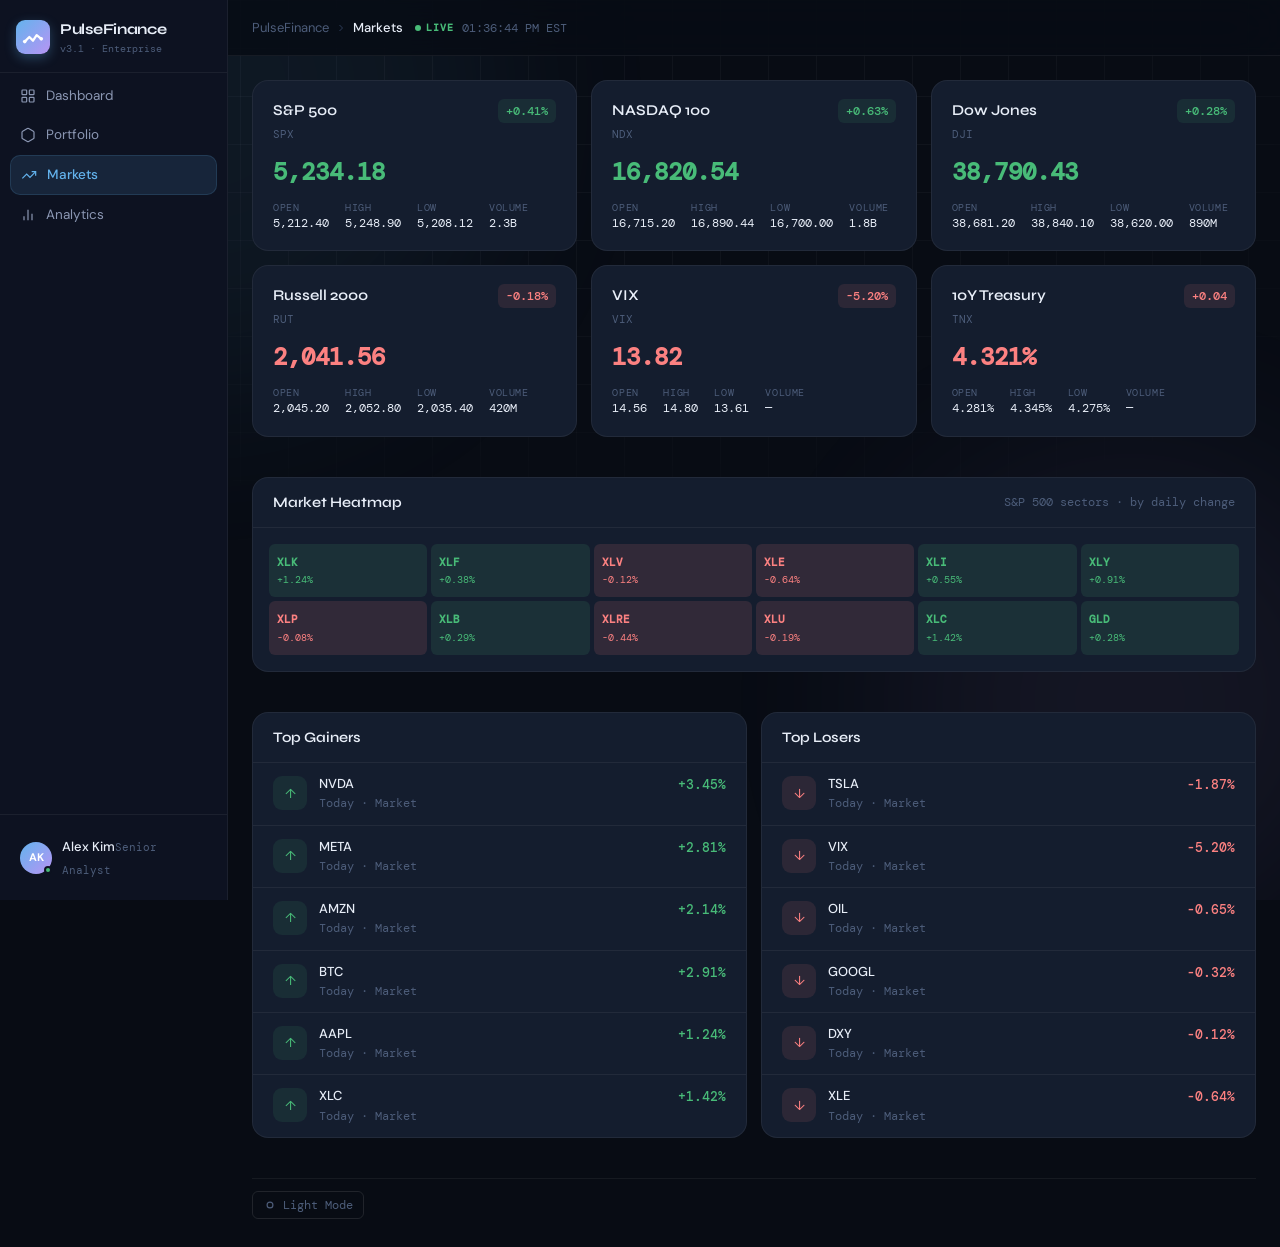
<file: pages/markets.html>
<!DOCTYPE html>
<html lang="en">
<head>
  <meta charset="UTF-8" /><meta name="viewport" content="width=device-width, initial-scale=1.0" />
  <title>Markets — PulseFinance</title>
  <link rel="stylesheet" href="../css/variables.css" />
  <link rel="stylesheet" href="../css/base.css" />
  <link rel="stylesheet" href="../css/layout.css" />
  <link rel="stylesheet" href="../css/components.css" />
  <link rel="stylesheet" href="../css/charts.css" />
  <link rel="stylesheet" href="../css/animations.css" />
  <style>
    @import url('https://fonts.googleapis.com/css2?family=DM+Mono:wght@400;500&family=Syne:wght@400;600;700;800&family=DM+Sans:wght@300;400;500;600&display=swap');
    .market-grid { display: grid; grid-template-columns: repeat(3,1fr); gap:14px; }
    .market-card { background:var(--color-surface); border:1px solid var(--color-border); border-radius:var(--radius-lg); padding:18px 20px; transition:all 0.2s; cursor:default; }
    .market-card:hover { border-color:var(--color-border-2); transform:translateY(-2px); box-shadow:var(--shadow-md); }
    .market-card-name { font-family:var(--font-display); font-size:15px; font-weight:600; margin-bottom:4px; }
    .market-card-sym { font-family:var(--font-mono); font-size:11px; color:var(--color-text-3); }
    .market-card-price { font-family:var(--font-mono); font-size:24px; font-weight:600; margin:12px 0 6px; }
    .market-card-stats { display:flex; gap:16px; flex-wrap:wrap; margin-top:10px; }
    .mcs { font-size:11.5px; font-family:var(--font-mono); }
    .mcs-label { color:var(--color-text-3); display:block; font-size:10px; text-transform:uppercase; letter-spacing:0.6px; }
    .heat-grid { display:grid; grid-template-columns:repeat(6,1fr); gap:4px; }
    .heat-cell { border-radius:6px; padding:10px 8px; cursor:default; transition:all 0.15s; }
    .heat-cell:hover { filter:brightness(1.2); }
    .heat-sym { font-family:var(--font-mono); font-size:11px; font-weight:600; }
    .heat-chg { font-family:var(--font-mono); font-size:10px; margin-top:2px; }
    @media(max-width:1200px){.market-grid{grid-template-columns:1fr 1fr;} .heat-grid{grid-template-columns:repeat(4,1fr);}}
    @media(max-width:700px){.market-grid{grid-template-columns:1fr;} .heat-grid{grid-template-columns:repeat(3,1fr);}}
  </style>
</head>
<body class="theme-dark">
  <div class="bg-grid" aria-hidden="true"></div>
  <div class="bg-orbs" aria-hidden="true"><div class="orb orb-1"></div><div class="orb orb-2"></div></div>
  <aside class="sidebar" id="sidebar">
    <div class="sidebar-brand">
      <div class="brand-icon"><svg width="22" height="22" viewBox="0 0 24 24" fill="none"><path d="M3 17L8 12L12 16L16 10L21 14" stroke="currentColor" stroke-width="2.5" stroke-linecap="round" stroke-linejoin="round"/><circle cx="21" cy="14" r="2" fill="currentColor"/><circle cx="3" cy="17" r="2" fill="currentColor"/></svg></div>
      <div class="brand-text"><span class="brand-name">PulseFinance</span><span class="brand-version">v3.1 · Enterprise</span></div>
    </div>
    <nav class="sidebar-nav">
      <div class="nav-group">
        <a href="../index.html" class="nav-item"><svg width="16" height="16" viewBox="0 0 24 24" fill="none" stroke="currentColor" stroke-width="1.8"><rect x="3" y="3" width="7" height="7" rx="1"/><rect x="14" y="3" width="7" height="7" rx="1"/><rect x="3" y="14" width="7" height="7" rx="1"/><rect x="14" y="14" width="7" height="7" rx="1"/></svg>Dashboard</a>
        <a href="portfolio.html" class="nav-item"><svg width="16" height="16" viewBox="0 0 24 24" fill="none" stroke="currentColor" stroke-width="1.8"><path d="M21 16V8a2 2 0 0 0-1-1.73l-7-4a2 2 0 0 0-2 0l-7 4A2 2 0 0 0 3 8v8a2 2 0 0 0 1 1.73l7 4a2 2 0 0 0 2 0l7-4A2 2 0 0 0 21 16z"/></svg>Portfolio</a>
        <a href="markets.html" class="nav-item active"><svg width="16" height="16" viewBox="0 0 24 24" fill="none" stroke="currentColor" stroke-width="1.8"><polyline points="22 7 13.5 15.5 8.5 10.5 2 17"/><polyline points="16 7 22 7 22 13"/></svg>Markets</a>
        <a href="analytics.html" class="nav-item"><svg width="16" height="16" viewBox="0 0 24 24" fill="none" stroke="currentColor" stroke-width="1.8"><line x1="18" y1="20" x2="18" y2="10"/><line x1="12" y1="20" x2="12" y2="4"/><line x1="6" y1="20" x2="6" y2="14"/></svg>Analytics</a>
      </div>
    </nav>
    <div class="sidebar-footer"><div class="sidebar-user"><div class="user-avatar"><span>AK</span><div class="user-status-dot"></div></div><div class="user-info"><span class="user-name">Alex Kim</span><span class="user-role">Senior Analyst</span></div></div></div>
  </aside>
  <main class="main-content">
    <header class="topbar">
      <div class="topbar-left"><div class="breadcrumb"><span class="breadcrumb-root">PulseFinance</span><svg width="12" height="12" viewBox="0 0 24 24" fill="none" stroke="currentColor" stroke-width="2"><polyline points="9 18 15 12 9 6"/></svg><span class="breadcrumb-current">Markets</span></div></div>
      <div class="topbar-right"><div class="topbar-time"><div class="live-indicator"><span class="live-dot"></span><span>LIVE</span></div><span class="topbar-clock" id="topbarClock">--:--:-- EST</span></div></div>
    </header>
    <div class="page-content">
      <div class="market-grid" style="margin-bottom:20px;" id="marketCards"></div>
      <div class="data-panel" style="margin-bottom:20px;">
        <div class="panel-header"><h2 class="panel-title">Market Heatmap</h2><div class="panel-subtitle">S&P 500 sectors · by daily change</div></div>
        <div style="padding:16px;"><div class="heat-grid" id="heatGrid"></div></div>
      </div>
      <div style="display:grid;grid-template-columns:1fr 1fr;gap:14px;">
        <div class="data-panel">
          <div class="panel-header"><h2 class="panel-title">Top Gainers</h2></div>
          <div id="gainers"></div>
        </div>
        <div class="data-panel">
          <div class="panel-header"><h2 class="panel-title">Top Losers</h2></div>
          <div id="losers"></div>
        </div>
      </div>
      <footer class="dashboard-footer" style="margin-top:20px;"><div class="footer-right"><button class="footer-theme-btn" id="themeToggle"><svg width="14" height="14" viewBox="0 0 24 24" fill="none" stroke="currentColor" stroke-width="2"><circle cx="12" cy="12" r="5"/></svg> Light Mode</button></div></footer>
    </div>
  </main>
  <script src="../js/data.js"></script>
  <script src="../js/ui.js"></script>
  <script>
    const INDICES = [
      {name:'S&P 500',sym:'SPX',price:'5,234.18',chg:'+0.41%',pos:true,open:'5,212.40',high:'5,248.90',low:'5,208.12',vol:'2.3B'},
      {name:'NASDAQ 100',sym:'NDX',price:'16,820.54',chg:'+0.63%',pos:true,open:'16,715.20',high:'16,890.44',low:'16,700.00',vol:'1.8B'},
      {name:'Dow Jones',sym:'DJI',price:'38,790.43',chg:'+0.28%',pos:true,open:'38,681.20',high:'38,840.10',low:'38,620.00',vol:'890M'},
      {name:'Russell 2000',sym:'RUT',price:'2,041.56',chg:'-0.18%',pos:false,open:'2,045.20',high:'2,052.80',low:'2,035.40',vol:'420M'},
      {name:'VIX',sym:'VIX',price:'13.82',chg:'-5.20%',pos:false,open:'14.56',high:'14.80',low:'13.61',vol:'—'},
      {name:'10Y Treasury',sym:'TNX',price:'4.321%',chg:'+0.04',pos:false,open:'4.281%',high:'4.345%',low:'4.275%',vol:'—'},
    ];
    const HEAT = [
      {sym:'XLK',name:'Technology',chg:1.24},{sym:'XLF',name:'Financials',chg:0.38},{sym:'XLV',name:'Healthcare',chg:-0.12},
      {sym:'XLE',name:'Energy',chg:-0.64},{sym:'XLI',name:'Industrial',chg:0.55},{sym:'XLY',name:'Consumer D.',chg:0.91},
      {sym:'XLP',name:'Consumer S.',chg:-0.08},{sym:'XLB',name:'Materials',chg:0.29},{sym:'XLRE',name:'Real Estate',chg:-0.44},
      {sym:'XLU',name:'Utilities',chg:-0.19},{sym:'XLC',name:'Comm. Svcs',chg:1.42},{sym:'GLD',name:'Gold',chg:0.28},
    ];
    const MOVERS = [
      {name:'NVDA',chg:3.45,pos:true},{name:'META',chg:2.81,pos:true},{name:'AMZN',chg:2.14,pos:true},
      {name:'BTC',chg:2.91,pos:true},{name:'AAPL',chg:1.24,pos:true},{name:'XLC',chg:1.42,pos:true},
    ];
    const LOSERS = [
      {name:'TSLA',chg:-1.87,pos:false},{name:'VIX',chg:-5.20,pos:false},{name:'OIL',chg:-0.65,pos:false},
      {name:'GOOGL',chg:-0.32,pos:false},{name:'DXY',chg:-0.12,pos:false},{name:'XLE',chg:-0.64,pos:false},
    ];
    function heatColor(chg) {
      if (chg > 2) return 'background:rgba(72,187,120,0.25);color:#68d391';
      if (chg > 0) return 'background:rgba(72,187,120,0.12);color:#48bb78';
      if (chg < -2) return 'background:rgba(252,129,129,0.25);color:#fc8181';
      return 'background:rgba(252,129,129,0.12);color:#fc8181';
    }
    document.addEventListener('DOMContentLoaded', function() {
      PF.startClock(); PF.initTheme();
      document.getElementById('marketCards').innerHTML = INDICES.map(idx => `
        <div class="market-card">
          <div style="display:flex;justify-content:space-between;align-items:flex-start">
            <div><div class="market-card-name">${idx.name}</div><div class="market-card-sym">${idx.sym}</div></div>
            <span class="change-pill change-pill--${idx.pos?'up':'dn'}">${idx.chg}</span>
          </div>
          <div class="market-card-price" style="color:var(--color-${idx.pos?'green':'red'})">${idx.price}</div>
          <div class="market-card-stats">
            <div class="mcs"><span class="mcs-label">Open</span>${idx.open}</div>
            <div class="mcs"><span class="mcs-label">High</span>${idx.high}</div>
            <div class="mcs"><span class="mcs-label">Low</span>${idx.low}</div>
            <div class="mcs"><span class="mcs-label">Volume</span>${idx.vol}</div>
          </div>
        </div>`).join('');
      document.getElementById('heatGrid').innerHTML = HEAT.map(h => `
        <div class="heat-cell" style="${heatColor(h.chg)}">
          <div class="heat-sym">${h.sym}</div>
          <div class="heat-chg">${h.chg>0?'+':''}${h.chg.toFixed(2)}%</div>
        </div>`).join('');
      ['gainers','losers'].forEach((id, li) => {
        const arr = li===0 ? MOVERS : LOSERS;
        document.getElementById(id).innerHTML = arr.map(m => `
          <div class="activity-item"><div class="activity-icon activity-icon--${m.pos?'buy':'sell'}">${m.pos?'↑':'↓'}</div>
          <div class="activity-body"><div class="activity-title">${m.name}</div><div class="activity-meta">Today · Market</div></div>
          <div class="activity-amount activity-amount--${m.pos?'buy':'sell'}">${m.pos?'+':''}${m.chg.toFixed(2)}%</div></div>`).join('');
      });
    });
  </script>
</body>
</html>
</file>
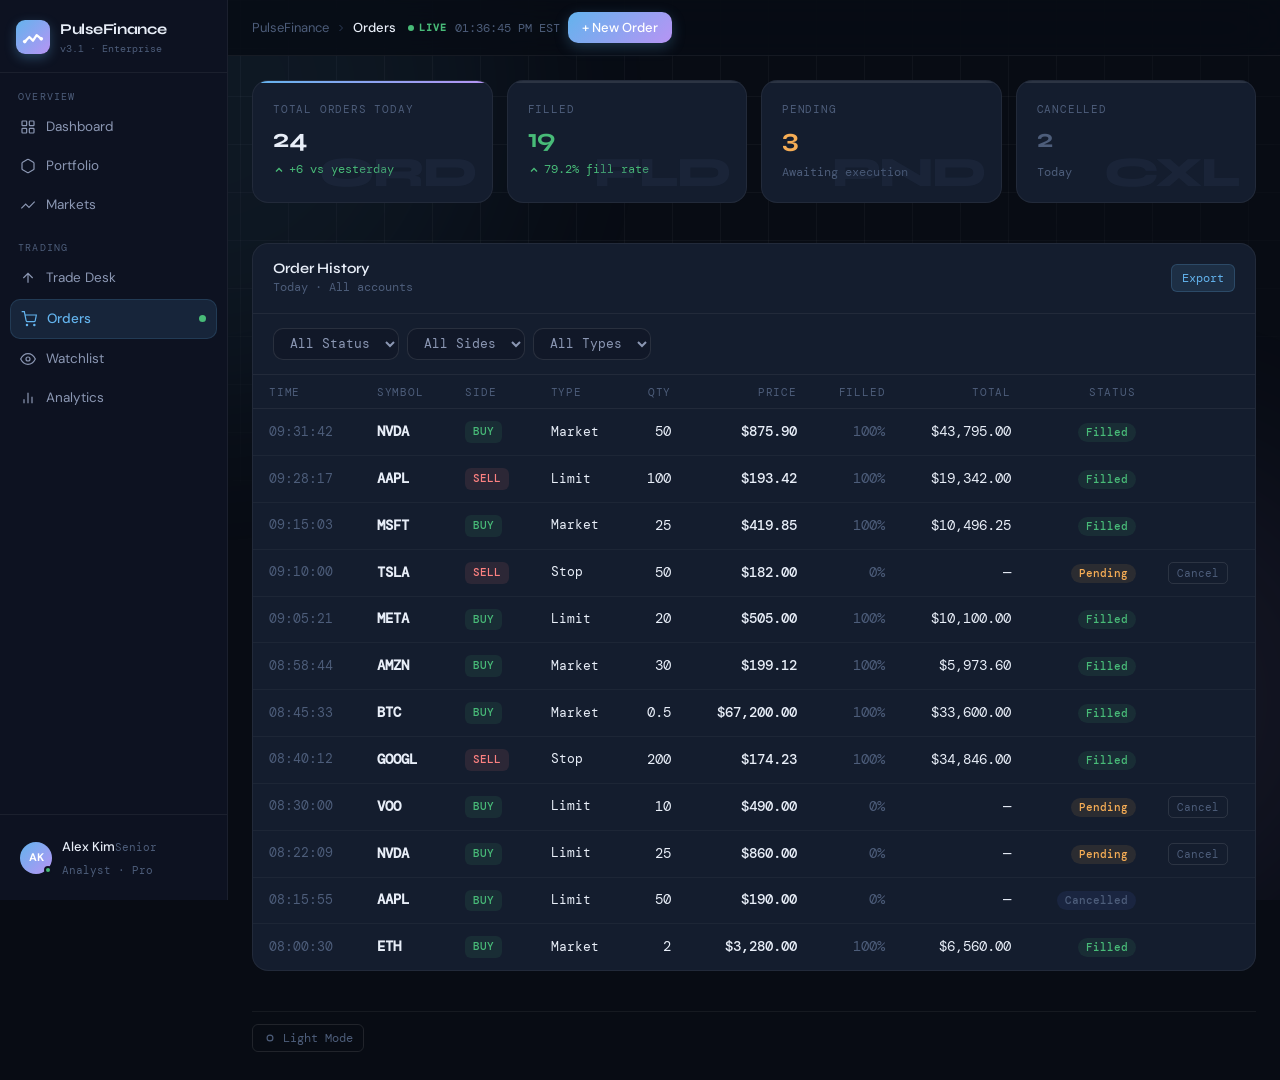
<file: pages/orders.html>
<!DOCTYPE html>
<html lang="en">
<head>
  <meta charset="UTF-8" /><meta name="viewport" content="width=device-width, initial-scale=1.0" />
  <title>Orders — PulseFinance</title>
  <link rel="stylesheet" href="../css/variables.css" />
  <link rel="stylesheet" href="../css/base.css" />
  <link rel="stylesheet" href="../css/layout.css" />
  <link rel="stylesheet" href="../css/components.css" />
  <link rel="stylesheet" href="../css/charts.css" />
  <link rel="stylesheet" href="../css/animations.css" />
  <style>
    @import url('https://fonts.googleapis.com/css2?family=DM+Mono:wght@400;500&family=Syne:wght@400;600;700;800&family=DM+Sans:wght@300;400;500;600&display=swap');
    .order-status { font-size:10.5px;font-family:var(--font-mono);padding:3px 8px;border-radius:var(--radius-full);font-weight:500; }
    .status--filled { background:var(--color-green-dim);color:var(--color-green); }
    .status--pending { background:var(--color-amber-dim);color:var(--color-amber); }
    .status--cancelled { background:var(--color-surface-2);color:var(--color-text-3); }
    .status--partial { background:var(--color-accent-dim);color:var(--color-accent); }
    .cancel-btn { font-size:11px;font-family:var(--font-mono);padding:3px 8px;border-radius:5px;border:1px solid var(--color-border-2);color:var(--color-text-3);transition:all 0.15s; }
    .cancel-btn:hover { background:var(--color-red-dim);color:var(--color-red);border-color:rgba(252,129,129,0.3); }
    .filter-row { display:flex;gap:8px;align-items:center;padding:14px 20px;border-bottom:1px solid var(--color-border);flex-wrap:wrap; }
    .filter-select { background:var(--color-bg-3);border:1px solid var(--color-border-2);border-radius:var(--radius-md);padding:6px 12px;font-size:12.5px;font-family:var(--font-mono);color:var(--color-text-2);outline:none; }
    .filter-select:focus { border-color:var(--color-accent); }
  </style>
</head>
<body class="theme-dark">
  <div class="bg-grid" aria-hidden="true"></div>
  <div class="bg-orbs" aria-hidden="true"><div class="orb orb-1"></div><div class="orb orb-2"></div></div>
  <aside class="sidebar" id="sidebar">
    <div class="sidebar-brand">
      <div class="brand-icon"><svg width="22" height="22" viewBox="0 0 24 24" fill="none"><path d="M3 17L8 12L12 16L16 10L21 14" stroke="currentColor" stroke-width="2.5" stroke-linecap="round" stroke-linejoin="round"/><circle cx="21" cy="14" r="2" fill="currentColor"/><circle cx="3" cy="17" r="2" fill="currentColor"/></svg></div>
      <div class="brand-text"><span class="brand-name">PulseFinance</span><span class="brand-version">v3.1 · Enterprise</span></div>
    </div>
    <nav class="sidebar-nav">
      <div class="nav-group">
        <span class="nav-group-label">Overview</span>
        <a href="../index.html" class="nav-item"><svg width="16" height="16" viewBox="0 0 24 24" fill="none" stroke="currentColor" stroke-width="1.8"><rect x="3" y="3" width="7" height="7" rx="1"/><rect x="14" y="3" width="7" height="7" rx="1"/><rect x="3" y="14" width="7" height="7" rx="1"/><rect x="14" y="14" width="7" height="7" rx="1"/></svg>Dashboard</a>
        <a href="portfolio.html" class="nav-item"><svg width="16" height="16" viewBox="0 0 24 24" fill="none" stroke="currentColor" stroke-width="1.8"><path d="M21 16V8a2 2 0 0 0-1-1.73l-7-4a2 2 0 0 0-2 0l-7 4A2 2 0 0 0 3 8v8a2 2 0 0 0 1 1.73l7 4a2 2 0 0 0 2 0l7-4A2 2 0 0 0 21 16z"/></svg>Portfolio</a>
        <a href="markets.html" class="nav-item"><svg width="16" height="16" viewBox="0 0 24 24" fill="none" stroke="currentColor" stroke-width="1.8"><polyline points="22 7 13.5 15.5 8.5 10.5 2 17"/></svg>Markets</a>
      </div>
      <div class="nav-group">
        <span class="nav-group-label">Trading</span>
        <a href="trading.html" class="nav-item"><svg width="16" height="16" viewBox="0 0 24 24" fill="none" stroke="currentColor" stroke-width="1.8"><path d="M12 5v14M5 12l7-7 7 7"/></svg>Trade Desk</a>
        <a href="orders.html" class="nav-item active"><svg width="16" height="16" viewBox="0 0 24 24" fill="none" stroke="currentColor" stroke-width="1.8"><circle cx="9" cy="21" r="1"/><circle cx="20" cy="21" r="1"/><path d="M1 1h4l2.68 13.39a2 2 0 0 0 2 1.61h9.72a2 2 0 0 0 2-1.61L23 6H6"/></svg>Orders<span class="nav-dot nav-dot--pulse"></span></a>
        <a href="watchlist.html" class="nav-item"><svg width="16" height="16" viewBox="0 0 24 24" fill="none" stroke="currentColor" stroke-width="1.8"><path d="M1 12s4-8 11-8 11 8 11 8-4 8-11 8-11-8-11-8z"/><circle cx="12" cy="12" r="3"/></svg>Watchlist</a>
        <a href="analytics.html" class="nav-item"><svg width="16" height="16" viewBox="0 0 24 24" fill="none" stroke="currentColor" stroke-width="1.8"><line x1="18" y1="20" x2="18" y2="10"/><line x1="12" y1="20" x2="12" y2="4"/><line x1="6" y1="20" x2="6" y2="14"/></svg>Analytics</a>
      </div>
    </nav>
    <div class="sidebar-footer"><div class="sidebar-user"><div class="user-avatar"><span>AK</span><div class="user-status-dot"></div></div><div class="user-info"><span class="user-name">Alex Kim</span><span class="user-role">Senior Analyst · Pro</span></div></div></div>
  </aside>
  <main class="main-content">
    <header class="topbar">
      <div class="topbar-left"><div class="breadcrumb"><span class="breadcrumb-root">PulseFinance</span><svg width="12" height="12" viewBox="0 0 24 24" fill="none" stroke="currentColor" stroke-width="2"><polyline points="9 18 15 12 9 6"/></svg><span class="breadcrumb-current">Orders</span></div></div>
      <div class="topbar-right"><div class="topbar-time"><div class="live-indicator"><span class="live-dot"></span><span>LIVE</span></div><span class="topbar-clock" id="topbarClock">--:--:-- EST</span></div><button class="topbar-btn topbar-btn--primary" onclick="window.location.href='trading.html'">+ New Order</button></div>
    </header>
    <div class="page-content">
      <div style="display:grid;grid-template-columns:repeat(4,1fr);gap:14px;margin-bottom:20px;">
        <div class="metric-hero-card metric-hero-card--primary"><div class="metric-hero-label">Total Orders Today</div><div class="metric-hero-value">24</div><div class="metric-hero-change metric-hero-change--up"><svg width="12" height="12" viewBox="0 0 24 24" fill="none" stroke="currentColor" stroke-width="2.5"><polyline points="18 15 12 9 6 15"/></svg> +6 vs yesterday</div><div class="metric-hero-bg-text">ORD</div></div>
        <div class="metric-hero-card"><div class="metric-hero-label">Filled</div><div class="metric-hero-value" style="color:var(--color-green)">19</div><div class="metric-hero-change metric-hero-change--up"><svg width="12" height="12" viewBox="0 0 24 24" fill="none" stroke="currentColor" stroke-width="2.5"><polyline points="18 15 12 9 6 15"/></svg> 79.2% fill rate</div><div class="metric-hero-bg-text">FLD</div></div>
        <div class="metric-hero-card"><div class="metric-hero-label">Pending</div><div class="metric-hero-value" style="color:var(--color-amber)">3</div><div class="metric-hero-change metric-hero-change--neutral"><span>Awaiting execution</span></div><div class="metric-hero-bg-text">PND</div></div>
        <div class="metric-hero-card"><div class="metric-hero-label">Cancelled</div><div class="metric-hero-value" style="color:var(--color-text-3)">2</div><div class="metric-hero-change metric-hero-change--neutral"><span>Today</span></div><div class="metric-hero-bg-text">CXL</div></div>
      </div>

      <div class="data-panel">
        <div class="panel-header">
          <div class="panel-header-left"><h2 class="panel-title">Order History</h2><div class="panel-subtitle">Today · All accounts</div></div>
          <div class="panel-header-right"><button class="panel-action-btn">Export</button></div>
        </div>
        <div class="filter-row">
          <select class="filter-select" id="statusFilter" onchange="filterOrders()"><option value="all">All Status</option><option value="filled">Filled</option><option value="pending">Pending</option><option value="cancelled">Cancelled</option></select>
          <select class="filter-select" id="sideFilter" onchange="filterOrders()"><option value="all">All Sides</option><option value="buy">Buy</option><option value="sell">Sell</option></select>
          <select class="filter-select" id="typeFilter" onchange="filterOrders()"><option value="all">All Types</option><option value="market">Market</option><option value="limit">Limit</option><option value="stop">Stop</option></select>
        </div>
        <div class="holdings-table-wrap">
          <table class="holdings-table">
            <thead><tr><th>Time</th><th>Symbol</th><th>Side</th><th>Type</th><th class="th-right">Qty</th><th class="th-right">Price</th><th class="th-right">Filled</th><th class="th-right">Total</th><th class="th-right">Status</th><th></th></tr></thead>
            <tbody id="ordersTbody"></tbody>
          </table>
        </div>
      </div>
      <div class="toast-container" id="toastContainer"></div>
      <footer class="dashboard-footer" style="margin-top:20px;"><div class="footer-right"><button class="footer-theme-btn" id="themeToggle"><svg width="14" height="14" viewBox="0 0 24 24" fill="none" stroke="currentColor" stroke-width="2"><circle cx="12" cy="12" r="5"/></svg> Light Mode</button></div></footer>
    </div>
  </main>
  <script src="../js/data.js"></script>
  <script src="../js/ui.js"></script>
  <script>
    const ORDERS = [
      {time:'09:31:42',sym:'NVDA',side:'buy',type:'market',qty:50,price:875.90,filled:50,status:'filled'},
      {time:'09:28:17',sym:'AAPL',side:'sell',type:'limit',qty:100,price:193.42,filled:100,status:'filled'},
      {time:'09:15:03',sym:'MSFT',side:'buy',type:'market',qty:25,price:419.85,filled:25,status:'filled'},
      {time:'09:10:00',sym:'TSLA',side:'sell',type:'stop',qty:50,price:182.00,filled:0,status:'pending'},
      {time:'09:05:21',sym:'META',side:'buy',type:'limit',qty:20,price:505.00,filled:20,status:'filled'},
      {time:'08:58:44',sym:'AMZN',side:'buy',type:'market',qty:30,price:199.12,filled:30,status:'filled'},
      {time:'08:45:33',sym:'BTC',side:'buy',type:'market',qty:0.5,price:67200,filled:0.5,status:'filled'},
      {time:'08:40:12',sym:'GOOGL',side:'sell',type:'stop',qty:200,price:174.23,filled:200,status:'filled'},
      {time:'08:30:00',sym:'VOO',side:'buy',type:'limit',qty:10,price:490.00,filled:0,status:'pending'},
      {time:'08:22:09',sym:'NVDA',side:'buy',type:'limit',qty:25,price:860.00,filled:0,status:'pending'},
      {time:'08:15:55',sym:'AAPL',side:'buy',type:'limit',qty:50,price:190.00,filled:0,status:'cancelled'},
      {time:'08:00:30',sym:'ETH',side:'buy',type:'market',qty:2,price:3280,filled:2,status:'filled'},
    ];

    let filtered = [...ORDERS];

    window.filterOrders = function() {
      const s = document.getElementById('statusFilter').value;
      const side = document.getElementById('sideFilter').value;
      const type = document.getElementById('typeFilter').value;
      filtered = ORDERS.filter(o =>
        (s==='all'||o.status===s) &&
        (side==='all'||o.side===side) &&
        (type==='all'||o.type===type||('stop'===type&&o.type==='stop'))
      );
      renderOrders();
    };

    function renderOrders() {
      const tb = document.getElementById('ordersTbody');
      tb.innerHTML = filtered.map(o => {
        const total = (o.filled * o.price).toLocaleString('en-US',{style:'currency',currency:'USD',minimumFractionDigits:2});
        const fillPct = o.qty > 0 ? ((o.filled/o.qty)*100).toFixed(0)+'%' : '—';
        const isCancellable = o.status==='pending';
        return `<tr>
          <td style="font-family:var(--font-mono);font-size:12.5px;color:var(--color-text-3)">${o.time}</td>
          <td><strong style="font-family:var(--font-mono)">${o.sym}</strong></td>
          <td><span class="change-pill change-pill--${o.side==='buy'?'up':'dn'}" style="font-size:10.5px">${o.side.toUpperCase()}</span></td>
          <td style="font-family:var(--font-mono);font-size:12.5px;text-transform:capitalize">${o.type}</td>
          <td style="font-family:var(--font-mono);text-align:right">${o.qty}</td>
          <td class="price-cell">$${o.price.toLocaleString('en-US',{minimumFractionDigits:2,maximumFractionDigits:2})}</td>
          <td style="font-family:var(--font-mono);text-align:right;color:var(--color-text-3)">${fillPct}</td>
          <td style="font-family:var(--font-mono);text-align:right">${o.filled>0?total:'—'}</td>
          <td style="text-align:right"><span class="order-status status--${o.status}">${o.status.charAt(0).toUpperCase()+o.status.slice(1)}</span></td>
          <td>${isCancellable?`<button class="cancel-btn" onclick="cancelOrder('${o.sym}','${o.time}')">Cancel</button>`:''}</td>
        </tr>`;
      }).join('');
    }

    window.cancelOrder = function(sym, time) {
      const idx = ORDERS.findIndex(o=>o.sym===sym&&o.time===time);
      if (idx>=0) { ORDERS[idx].status='cancelled'; filterOrders(); PF.showToast('Order cancelled: '+sym,'info'); }
    };

    document.addEventListener('DOMContentLoaded',function(){ PF.startClock(); PF.initTheme(); renderOrders(); });
  </script>
</body>
</html>
</file>
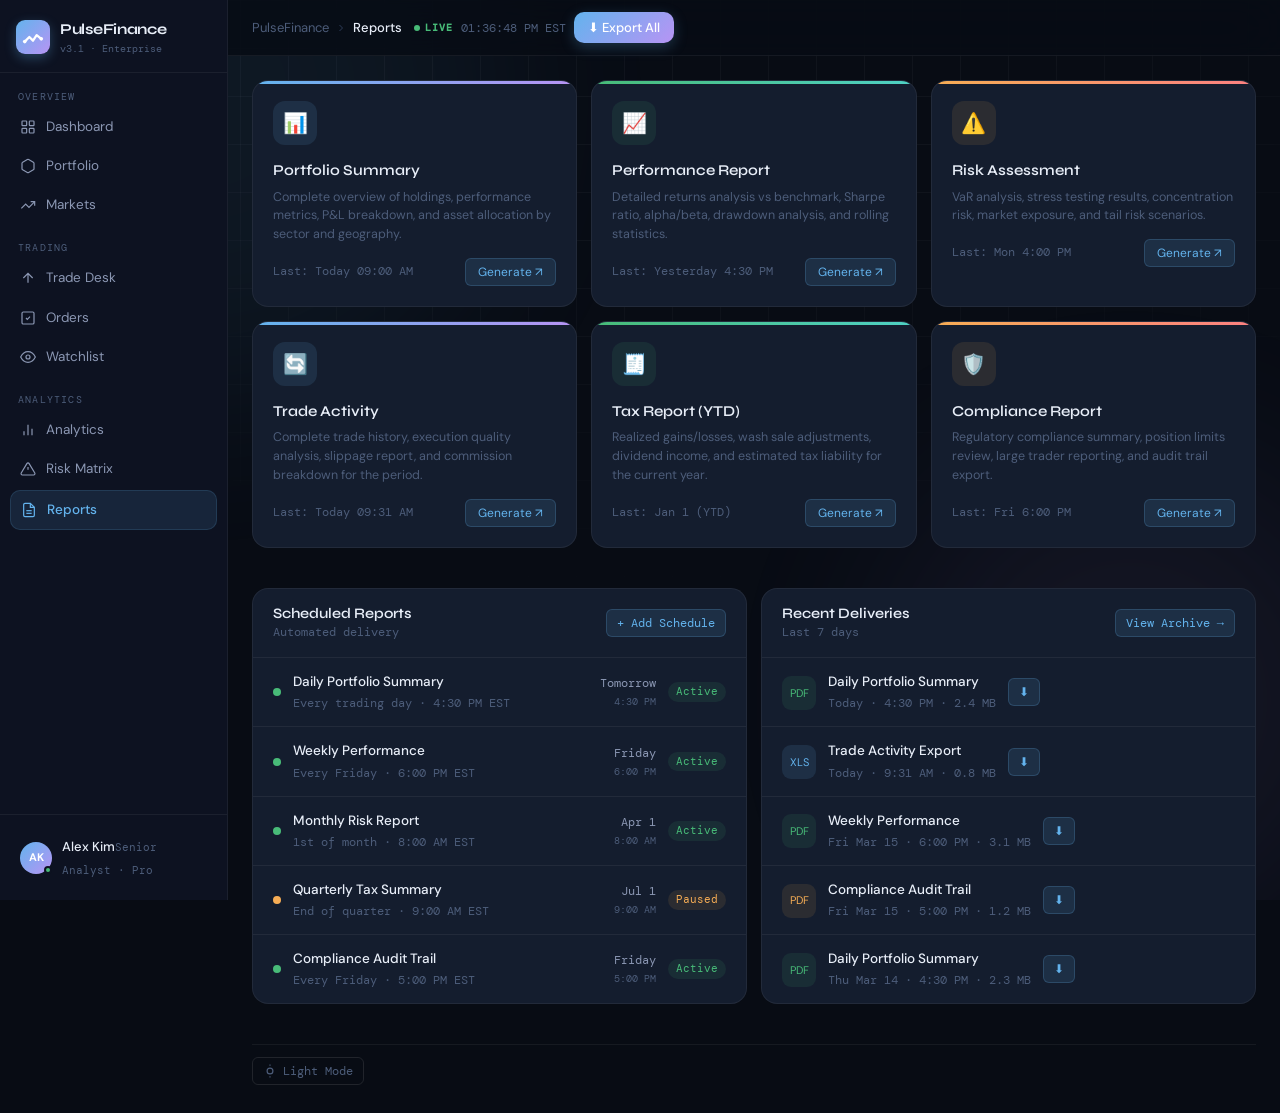
<file: pages/reports.html>
<!DOCTYPE html>
<html lang="en">
<head>
  <meta charset="UTF-8" /><meta name="viewport" content="width=device-width, initial-scale=1.0" />
  <title>Reports — PulseFinance</title>
  <link rel="stylesheet" href="../css/variables.css" />
  <link rel="stylesheet" href="../css/base.css" />
  <link rel="stylesheet" href="../css/layout.css" />
  <link rel="stylesheet" href="../css/components.css" />
  <link rel="stylesheet" href="../css/charts.css" />
  <link rel="stylesheet" href="../css/animations.css" />
  <style>
    @import url('https://fonts.googleapis.com/css2?family=DM+Mono:wght@400;500&family=Syne:wght@400;600;700;800&family=DM+Sans:wght@300;400;500;600&display=swap');
    .reports-grid { display:grid; grid-template-columns:repeat(3,1fr); gap:14px; margin-bottom:20px; }
    .report-card { background:var(--color-surface); border:1px solid var(--color-border); border-radius:var(--radius-lg); padding:20px; cursor:pointer; transition:all 0.2s; position:relative; overflow:hidden; }
    .report-card:hover { border-color:var(--color-accent); transform:translateY(-2px); box-shadow:var(--shadow-md); }
    .report-card::before { content:''; position:absolute; top:0; left:0; right:0; height:3px; }
    .report-card--blue::before { background:linear-gradient(90deg,var(--color-accent),var(--color-purple)); }
    .report-card--green::before { background:linear-gradient(90deg,var(--color-green),var(--color-teal)); }
    .report-card--amber::before { background:linear-gradient(90deg,var(--color-amber),var(--color-red)); }
    .report-icon { width:44px; height:44px; border-radius:12px; display:flex; align-items:center; justify-content:center; font-size:20px; margin-bottom:14px; }
    .report-icon--blue  { background:var(--color-accent-dim); }
    .report-icon--green { background:var(--color-green-dim); }
    .report-icon--amber { background:var(--color-amber-dim); }
    .report-name { font-family:var(--font-display); font-size:15px; font-weight:600; color:var(--color-text); margin-bottom:6px; }
    .report-desc { font-size:12.5px; color:var(--color-text-3); line-height:1.5; margin-bottom:14px; }
    .report-meta { display:flex; align-items:center; justify-content:space-between; font-size:11.5px; font-family:var(--font-mono); color:var(--color-text-3); }
    .report-gen-btn { font-size:12px; padding:5px 12px; border-radius:var(--radius-sm); background:var(--color-accent-dim); color:var(--color-accent); border:1px solid rgba(99,179,237,0.2); transition:all 0.15s; }
    .report-gen-btn:hover { background:rgba(99,179,237,0.2); }
    .schedule-item { display:flex; align-items:center; gap:12px; padding:14px 20px; border-bottom:1px solid var(--color-border); }
    .schedule-item:last-child { border-bottom:none; }
    .schedule-dot { width:8px; height:8px; border-radius:50%; flex-shrink:0; }
    .sched-name { font-size:13.5px; font-weight:500; color:var(--color-text); }
    .sched-freq { font-size:12px; font-family:var(--font-mono); color:var(--color-text-3); margin-top:2px; }
    .sched-next { margin-left:auto; font-size:12px; font-family:var(--font-mono); color:var(--color-text-2); text-align:right; }
    .sched-status { font-size:10.5px; font-family:var(--font-mono); padding:2px 8px; border-radius:var(--radius-full); }
    .sched-status--active { background:var(--color-green-dim); color:var(--color-green); }
    .sched-status--paused { background:var(--color-amber-dim); color:var(--color-amber); }
    @media(max-width:900px){ .reports-grid { grid-template-columns:1fr 1fr; } }
    @media(max-width:600px){ .reports-grid { grid-template-columns:1fr; } }
  </style>
</head>
<body class="theme-dark">
  <div class="bg-grid" aria-hidden="true"></div>
  <div class="bg-orbs" aria-hidden="true"><div class="orb orb-1"></div><div class="orb orb-2"></div></div>

  <aside class="sidebar" id="sidebar">
    <div class="sidebar-brand">
      <div class="brand-icon"><svg width="22" height="22" viewBox="0 0 24 24" fill="none"><path d="M3 17L8 12L12 16L16 10L21 14" stroke="currentColor" stroke-width="2.5" stroke-linecap="round" stroke-linejoin="round"/><circle cx="21" cy="14" r="2" fill="currentColor"/><circle cx="3" cy="17" r="2" fill="currentColor"/></svg></div>
      <div class="brand-text"><span class="brand-name">PulseFinance</span><span class="brand-version">v3.1 · Enterprise</span></div>
    </div>
    <nav class="sidebar-nav">
      <div class="nav-group">
        <span class="nav-group-label">Overview</span>
        <a href="../index.html" class="nav-item"><svg width="16" height="16" viewBox="0 0 24 24" fill="none" stroke="currentColor" stroke-width="1.8"><rect x="3" y="3" width="7" height="7" rx="1"/><rect x="14" y="3" width="7" height="7" rx="1"/><rect x="3" y="14" width="7" height="7" rx="1"/><rect x="14" y="14" width="7" height="7" rx="1"/></svg>Dashboard</a>
        <a href="portfolio.html" class="nav-item"><svg width="16" height="16" viewBox="0 0 24 24" fill="none" stroke="currentColor" stroke-width="1.8"><path d="M21 16V8a2 2 0 0 0-1-1.73l-7-4a2 2 0 0 0-2 0l-7 4A2 2 0 0 0 3 8v8a2 2 0 0 0 1 1.73l7 4a2 2 0 0 0 2 0l7-4A2 2 0 0 0 21 16z"/></svg>Portfolio</a>
        <a href="markets.html" class="nav-item"><svg width="16" height="16" viewBox="0 0 24 24" fill="none" stroke="currentColor" stroke-width="1.8"><polyline points="22 7 13.5 15.5 8.5 10.5 2 17"/><polyline points="16 7 22 7 22 13"/></svg>Markets</a>
      </div>
      <div class="nav-group">
        <span class="nav-group-label">Trading</span>
        <a href="trading.html" class="nav-item"><svg width="16" height="16" viewBox="0 0 24 24" fill="none" stroke="currentColor" stroke-width="1.8"><path d="M12 5v14M5 12l7-7 7 7"/></svg>Trade Desk</a>
        <a href="orders.html" class="nav-item"><svg width="16" height="16" viewBox="0 0 24 24" fill="none" stroke="currentColor" stroke-width="1.8"><path d="M9 12l2 2 4-4"/><rect x="3" y="3" width="18" height="18" rx="2"/></svg>Orders</a>
        <a href="watchlist.html" class="nav-item"><svg width="16" height="16" viewBox="0 0 24 24" fill="none" stroke="currentColor" stroke-width="1.8"><path d="M1 12s4-8 11-8 11 8 11 8-4 8-11 8-11-8-11-8z"/><circle cx="12" cy="12" r="3"/></svg>Watchlist</a>
      </div>
      <div class="nav-group">
        <span class="nav-group-label">Analytics</span>
        <a href="analytics.html" class="nav-item"><svg width="16" height="16" viewBox="0 0 24 24" fill="none" stroke="currentColor" stroke-width="1.8"><line x1="18" y1="20" x2="18" y2="10"/><line x1="12" y1="20" x2="12" y2="4"/><line x1="6" y1="20" x2="6" y2="14"/></svg>Analytics</a>
        <a href="risk.html" class="nav-item"><svg width="16" height="16" viewBox="0 0 24 24" fill="none" stroke="currentColor" stroke-width="1.8"><path d="M10.29 3.86L1.82 18a2 2 0 001.71 3h16.94a2 2 0 001.71-3L13.71 3.86a2 2 0 00-3.42 0z"/><line x1="12" y1="9" x2="12" y2="13"/><line x1="12" y1="17" x2="12.01" y2="17"/></svg>Risk Matrix</a>
        <a href="reports.html" class="nav-item active"><svg width="16" height="16" viewBox="0 0 24 24" fill="none" stroke="currentColor" stroke-width="1.8"><path d="M14 2H6a2 2 0 00-2 2v16a2 2 0 002 2h12a2 2 0 002-2V8z"/><polyline points="14 2 14 8 20 8"/><line x1="16" y1="13" x2="8" y2="13"/><line x1="16" y1="17" x2="8" y2="17"/></svg>Reports</a>
      </div>
    </nav>
    <div class="sidebar-footer">
      <div class="sidebar-user">
        <div class="user-avatar"><span>AK</span><div class="user-status-dot"></div></div>
        <div class="user-info"><span class="user-name">Alex Kim</span><span class="user-role">Senior Analyst · Pro</span></div>
      </div>
    </div>
  </aside>

  <main class="main-content">
    <header class="topbar">
      <div class="topbar-left">
        <div class="breadcrumb">
          <span class="breadcrumb-root">PulseFinance</span>
          <svg width="12" height="12" viewBox="0 0 24 24" fill="none" stroke="currentColor" stroke-width="2"><polyline points="9 18 15 12 9 6"/></svg>
          <span class="breadcrumb-current">Reports</span>
        </div>
      </div>
      <div class="topbar-right">
        <div class="topbar-time"><div class="live-indicator"><span class="live-dot"></span><span>LIVE</span></div><span class="topbar-clock" id="topbarClock">--:--:-- EST</span></div>
        <button class="topbar-btn topbar-btn--primary" onclick="PF.showToast('Generating all reports...','info')">⬇ Export All</button>
      </div>
    </header>

    <div class="page-content">

      <!-- REPORT CARDS -->
      <div class="reports-grid">
        <div class="report-card report-card--blue" onclick="PF.showToast('Generating Portfolio Summary...','success',2500)">
          <div class="report-icon report-icon--blue">📊</div>
          <div class="report-name">Portfolio Summary</div>
          <div class="report-desc">Complete overview of holdings, performance metrics, P&L breakdown, and asset allocation by sector and geography.</div>
          <div class="report-meta">
            <span>Last: Today 09:00 AM</span>
            <button class="report-gen-btn">Generate ↗</button>
          </div>
        </div>
        <div class="report-card report-card--green" onclick="PF.showToast('Generating Performance Report...','success',2500)">
          <div class="report-icon report-icon--green">📈</div>
          <div class="report-name">Performance Report</div>
          <div class="report-desc">Detailed returns analysis vs benchmark, Sharpe ratio, alpha/beta, drawdown analysis, and rolling statistics.</div>
          <div class="report-meta">
            <span>Last: Yesterday 4:30 PM</span>
            <button class="report-gen-btn">Generate ↗</button>
          </div>
        </div>
        <div class="report-card report-card--amber" onclick="PF.showToast('Generating Risk Assessment...','info',2500)">
          <div class="report-icon report-icon--amber">⚠️</div>
          <div class="report-name">Risk Assessment</div>
          <div class="report-desc">VaR analysis, stress testing results, concentration risk, market exposure, and tail risk scenarios.</div>
          <div class="report-meta">
            <span>Last: Mon 4:00 PM</span>
            <button class="report-gen-btn">Generate ↗</button>
          </div>
        </div>
        <div class="report-card report-card--blue" onclick="PF.showToast('Generating Trade Report...','success',2500)">
          <div class="report-icon report-icon--blue">🔄</div>
          <div class="report-name">Trade Activity</div>
          <div class="report-desc">Complete trade history, execution quality analysis, slippage report, and commission breakdown for the period.</div>
          <div class="report-meta">
            <span>Last: Today 09:31 AM</span>
            <button class="report-gen-btn">Generate ↗</button>
          </div>
        </div>
        <div class="report-card report-card--green" onclick="PF.showToast('Generating Tax Report...','success',2500)">
          <div class="report-icon report-icon--green">🧾</div>
          <div class="report-name">Tax Report (YTD)</div>
          <div class="report-desc">Realized gains/losses, wash sale adjustments, dividend income, and estimated tax liability for the current year.</div>
          <div class="report-meta">
            <span>Last: Jan 1 (YTD)</span>
            <button class="report-gen-btn">Generate ↗</button>
          </div>
        </div>
        <div class="report-card report-card--amber" onclick="PF.showToast('Generating Compliance Report...','info',2500)">
          <div class="report-icon report-icon--amber">🛡️</div>
          <div class="report-name">Compliance Report</div>
          <div class="report-desc">Regulatory compliance summary, position limits review, large trader reporting, and audit trail export.</div>
          <div class="report-meta">
            <span>Last: Fri 6:00 PM</span>
            <button class="report-gen-btn">Generate ↗</button>
          </div>
        </div>
      </div>

      <!-- SCHEDULED REPORTS + RECENT -->
      <div style="display:grid; grid-template-columns:1fr 1fr; gap:14px;">

        <div class="data-panel">
          <div class="panel-header">
            <div class="panel-header-left"><h2 class="panel-title">Scheduled Reports</h2><div class="panel-subtitle">Automated delivery</div></div>
            <button class="panel-action-btn" onclick="PF.showToast('Schedule editor coming soon','info')">+ Add Schedule</button>
          </div>
          <div id="scheduleList">
            <div class="schedule-item">
              <div class="schedule-dot" style="background:var(--color-green)"></div>
              <div><div class="sched-name">Daily Portfolio Summary</div><div class="sched-freq">Every trading day · 4:30 PM EST</div></div>
              <div class="sched-next">Tomorrow<br><span style="font-size:10px;color:var(--color-text-3)">4:30 PM</span></div>
              <span class="sched-status sched-status--active">Active</span>
            </div>
            <div class="schedule-item">
              <div class="schedule-dot" style="background:var(--color-green)"></div>
              <div><div class="sched-name">Weekly Performance</div><div class="sched-freq">Every Friday · 6:00 PM EST</div></div>
              <div class="sched-next">Friday<br><span style="font-size:10px;color:var(--color-text-3)">6:00 PM</span></div>
              <span class="sched-status sched-status--active">Active</span>
            </div>
            <div class="schedule-item">
              <div class="schedule-dot" style="background:var(--color-green)"></div>
              <div><div class="sched-name">Monthly Risk Report</div><div class="sched-freq">1st of month · 8:00 AM EST</div></div>
              <div class="sched-next">Apr 1<br><span style="font-size:10px;color:var(--color-text-3)">8:00 AM</span></div>
              <span class="sched-status sched-status--active">Active</span>
            </div>
            <div class="schedule-item">
              <div class="schedule-dot" style="background:var(--color-amber)"></div>
              <div><div class="sched-name">Quarterly Tax Summary</div><div class="sched-freq">End of quarter · 9:00 AM EST</div></div>
              <div class="sched-next">Jul 1<br><span style="font-size:10px;color:var(--color-text-3)">9:00 AM</span></div>
              <span class="sched-status sched-status--paused">Paused</span>
            </div>
            <div class="schedule-item">
              <div class="schedule-dot" style="background:var(--color-green)"></div>
              <div><div class="sched-name">Compliance Audit Trail</div><div class="sched-freq">Every Friday · 5:00 PM EST</div></div>
              <div class="sched-next">Friday<br><span style="font-size:10px;color:var(--color-text-3)">5:00 PM</span></div>
              <span class="sched-status sched-status--active">Active</span>
            </div>
          </div>
        </div>

        <div class="data-panel">
          <div class="panel-header">
            <div class="panel-header-left"><h2 class="panel-title">Recent Deliveries</h2><div class="panel-subtitle">Last 7 days</div></div>
            <button class="panel-action-btn">View Archive →</button>
          </div>
          <div id="recentList">
            <div class="schedule-item">
              <div class="activity-icon activity-icon--buy" style="font-size:11px;min-width:34px">PDF</div>
              <div><div class="sched-name">Daily Portfolio Summary</div><div class="sched-freq">Today · 4:30 PM · 2.4 MB</div></div>
              <button class="panel-action-btn" onclick="PF.showToast('Downloading report...','success')">⬇</button>
            </div>
            <div class="schedule-item">
              <div class="activity-icon activity-icon--news" style="font-size:11px;min-width:34px">XLS</div>
              <div><div class="sched-name">Trade Activity Export</div><div class="sched-freq">Today · 9:31 AM · 0.8 MB</div></div>
              <button class="panel-action-btn" onclick="PF.showToast('Downloading report...','success')">⬇</button>
            </div>
            <div class="schedule-item">
              <div class="activity-icon activity-icon--buy" style="font-size:11px;min-width:34px">PDF</div>
              <div><div class="sched-name">Weekly Performance</div><div class="sched-freq">Fri Mar 15 · 6:00 PM · 3.1 MB</div></div>
              <button class="panel-action-btn" onclick="PF.showToast('Downloading report...','success')">⬇</button>
            </div>
            <div class="schedule-item">
              <div class="activity-icon activity-icon--alert" style="font-size:11px;min-width:34px">PDF</div>
              <div><div class="sched-name">Compliance Audit Trail</div><div class="sched-freq">Fri Mar 15 · 5:00 PM · 1.2 MB</div></div>
              <button class="panel-action-btn" onclick="PF.showToast('Downloading report...','success')">⬇</button>
            </div>
            <div class="schedule-item">
              <div class="activity-icon activity-icon--buy" style="font-size:11px;min-width:34px">PDF</div>
              <div><div class="sched-name">Daily Portfolio Summary</div><div class="sched-freq">Thu Mar 14 · 4:30 PM · 2.3 MB</div></div>
              <button class="panel-action-btn" onclick="PF.showToast('Downloading report...','success')">⬇</button>
            </div>
          </div>
        </div>

      </div>

      <footer class="dashboard-footer" style="margin-top:20px;">
        <div class="footer-right">
          <button class="footer-theme-btn" id="themeToggle">
            <svg width="14" height="14" viewBox="0 0 24 24" fill="none" stroke="currentColor" stroke-width="2"><circle cx="12" cy="12" r="5"/><line x1="12" y1="1" x2="12" y2="3"/><line x1="12" y1="21" x2="12" y2="23"/></svg>
            Light Mode
          </button>
        </div>
      </footer>

    </div>
  </main>

  <div class="toast-container" id="toastContainer"></div>
  <script src="../js/data.js"></script>
  <script src="../js/ui.js"></script>
  <script>
    document.addEventListener('DOMContentLoaded', function() {
      PF.startClock();
      PF.initTheme();
    });
  </script>
</body>
</html>
</file>
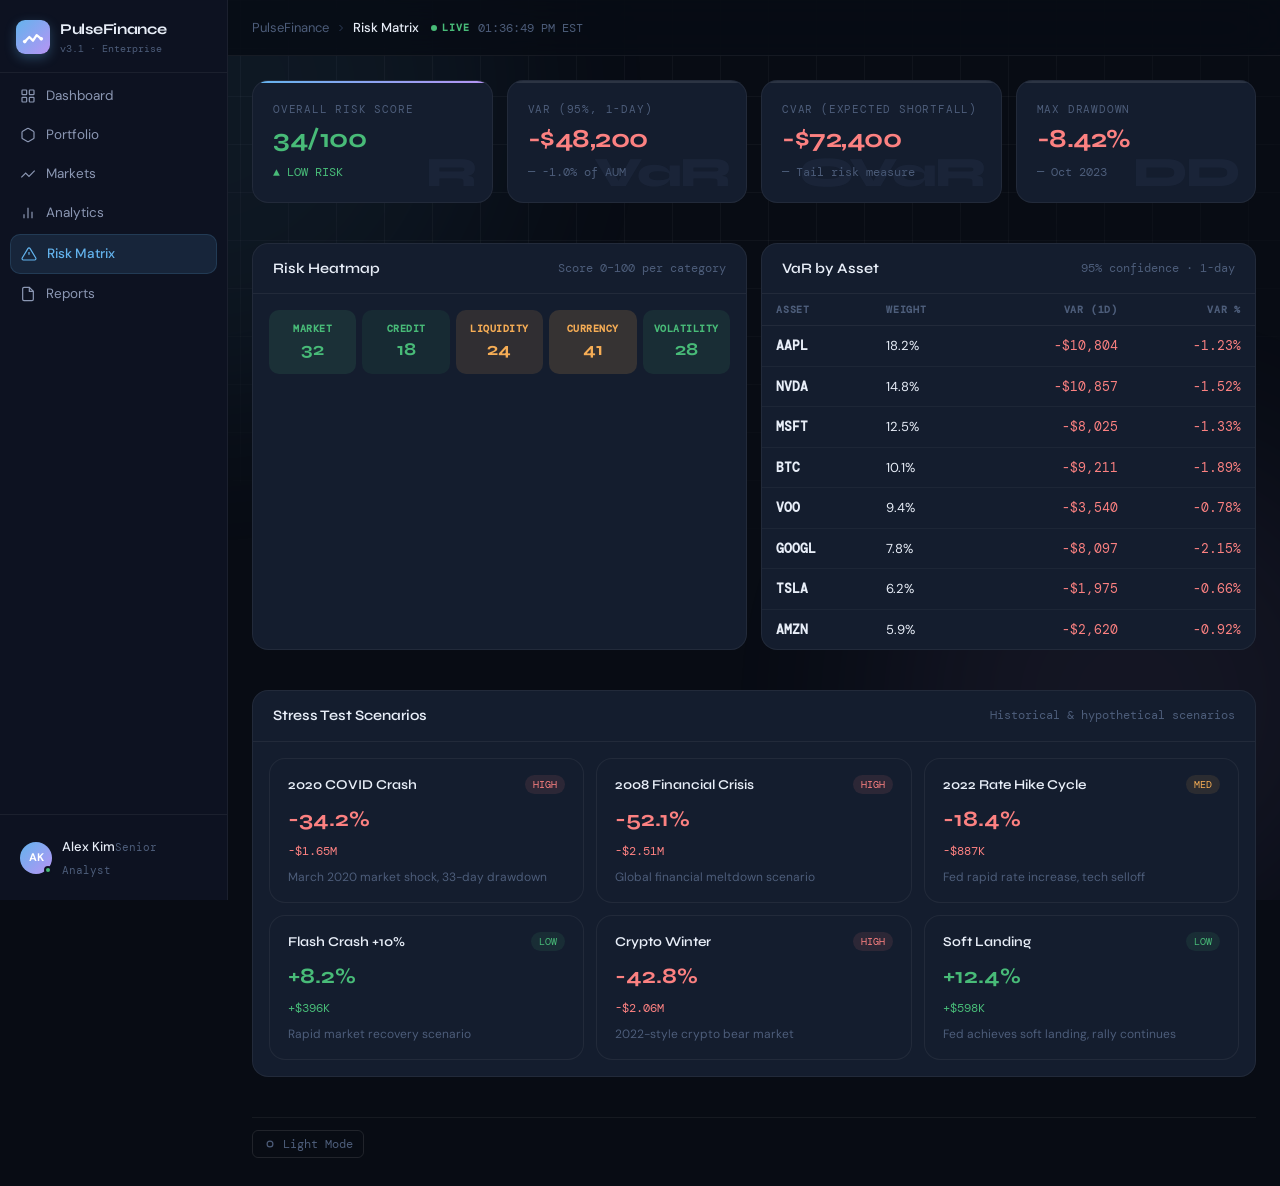
<file: pages/risk.html>
<!DOCTYPE html>
<html lang="en">
<head>
  <meta charset="UTF-8" /><meta name="viewport" content="width=device-width, initial-scale=1.0" />
  <title>Risk Matrix — PulseFinance</title>
  <link rel="stylesheet" href="../css/variables.css" />
  <link rel="stylesheet" href="../css/base.css" />
  <link rel="stylesheet" href="../css/layout.css" />
  <link rel="stylesheet" href="../css/components.css" />
  <link rel="stylesheet" href="../css/charts.css" />
  <link rel="stylesheet" href="../css/animations.css" />
  <style>
    @import url('https://fonts.googleapis.com/css2?family=DM+Mono:wght@400;500&family=Syne:wght@400;600;700;800&family=DM+Sans:wght@300;400;500;600&display=swap');
    .risk-layout { display:grid; grid-template-columns:1fr 1fr; gap:14px; }
    .risk-matrix { display:grid; grid-template-columns:repeat(5,1fr); gap:6px; }
    .risk-cell { height:64px; border-radius:var(--radius-md); display:flex;flex-direction:column; align-items:center; justify-content:center; cursor:default; transition:all 0.2s; }
    .risk-cell:hover { filter:brightness(1.2); transform:scale(1.04); }
    .rc-label { font-family:var(--font-mono); font-size:10px; font-weight:600; text-transform:uppercase; letter-spacing:0.5px; }
    .rc-score { font-family:var(--font-display); font-size:18px; font-weight:700; }
    .var-table { width:100%; border-collapse:collapse; }
    .var-table th { font-size:10px; font-family:var(--font-mono); color:var(--color-text-3); text-transform:uppercase; letter-spacing:0.8px; padding:8px 14px; text-align:left; border-bottom:1px solid var(--color-border); }
    .var-table td { padding:10px 14px; font-size:13px; border-bottom:1px solid rgba(255,255,255,0.04); }
    .var-table tr:last-child td { border-bottom:none; }
    .scenario-card { background:var(--color-surface); border:1px solid var(--color-border); border-radius:var(--radius-lg); padding:16px 18px; cursor:default; transition:all 0.2s; }
    .scenario-card:hover { border-color:var(--color-border-2); }
    .sc-name { font-size:13.5px; font-weight:600; font-family:var(--font-display); color:var(--color-text); }
    .sc-impact { font-family:var(--font-display); font-size:22px; font-weight:700; margin:6px 0; }
    .sc-desc { font-size:12px; color:var(--color-text-3); }
    .scenarios-grid { display:grid; grid-template-columns:repeat(3,1fr); gap:12px; }
    @media(max-width:1100px){.risk-layout{grid-template-columns:1fr;} .scenarios-grid{grid-template-columns:1fr 1fr;}}
  </style>
</head>
<body class="theme-dark">
  <div class="bg-grid" aria-hidden="true"></div>
  <div class="bg-orbs" aria-hidden="true"><div class="orb orb-1"></div><div class="orb orb-2"></div></div>
  <aside class="sidebar" id="sidebar">
    <div class="sidebar-brand">
      <div class="brand-icon"><svg width="22" height="22" viewBox="0 0 24 24" fill="none"><path d="M3 17L8 12L12 16L16 10L21 14" stroke="currentColor" stroke-width="2.5" stroke-linecap="round" stroke-linejoin="round"/><circle cx="21" cy="14" r="2" fill="currentColor"/><circle cx="3" cy="17" r="2" fill="currentColor"/></svg></div>
      <div class="brand-text"><span class="brand-name">PulseFinance</span><span class="brand-version">v3.1 · Enterprise</span></div>
    </div>
    <nav class="sidebar-nav">
      <div class="nav-group">
        <a href="../index.html" class="nav-item"><svg width="16" height="16" viewBox="0 0 24 24" fill="none" stroke="currentColor" stroke-width="1.8"><rect x="3" y="3" width="7" height="7" rx="1"/><rect x="14" y="3" width="7" height="7" rx="1"/><rect x="3" y="14" width="7" height="7" rx="1"/><rect x="14" y="14" width="7" height="7" rx="1"/></svg>Dashboard</a>
        <a href="portfolio.html" class="nav-item"><svg width="16" height="16" viewBox="0 0 24 24" fill="none" stroke="currentColor" stroke-width="1.8"><path d="M21 16V8a2 2 0 0 0-1-1.73l-7-4a2 2 0 0 0-2 0l-7 4A2 2 0 0 0 3 8v8a2 2 0 0 0 1 1.73l7 4a2 2 0 0 0 2 0l7-4A2 2 0 0 0 21 16z"/></svg>Portfolio</a>
        <a href="markets.html" class="nav-item"><svg width="16" height="16" viewBox="0 0 24 24" fill="none" stroke="currentColor" stroke-width="1.8"><polyline points="22 7 13.5 15.5 8.5 10.5 2 17"/></svg>Markets</a>
        <a href="analytics.html" class="nav-item"><svg width="16" height="16" viewBox="0 0 24 24" fill="none" stroke="currentColor" stroke-width="1.8"><line x1="18" y1="20" x2="18" y2="10"/><line x1="12" y1="20" x2="12" y2="4"/><line x1="6" y1="20" x2="6" y2="14"/></svg>Analytics</a>
        <a href="risk.html" class="nav-item active"><svg width="16" height="16" viewBox="0 0 24 24" fill="none" stroke="currentColor" stroke-width="1.8"><path d="M10.29 3.86L1.82 18a2 2 0 001.71 3h16.94a2 2 0 001.71-3L13.71 3.86a2 2 0 00-3.42 0z"/><line x1="12" y1="9" x2="12" y2="13"/><line x1="12" y1="17" x2="12.01" y2="17"/></svg>Risk Matrix</a>
        <a href="reports.html" class="nav-item"><svg width="16" height="16" viewBox="0 0 24 24" fill="none" stroke="currentColor" stroke-width="1.8"><path d="M14 2H6a2 2 0 00-2 2v16a2 2 0 002 2h12a2 2 0 002-2V8z"/><polyline points="14 2 14 8 20 8"/></svg>Reports</a>
      </div>
    </nav>
    <div class="sidebar-footer"><div class="sidebar-user"><div class="user-avatar"><span>AK</span><div class="user-status-dot"></div></div><div class="user-info"><span class="user-name">Alex Kim</span><span class="user-role">Senior Analyst</span></div></div></div>
  </aside>
  <main class="main-content">
    <header class="topbar">
      <div class="topbar-left"><div class="breadcrumb"><span class="breadcrumb-root">PulseFinance</span><svg width="12" height="12" viewBox="0 0 24 24" fill="none" stroke="currentColor" stroke-width="2"><polyline points="9 18 15 12 9 6"/></svg><span class="breadcrumb-current">Risk Matrix</span></div></div>
      <div class="topbar-right"><div class="topbar-time"><div class="live-indicator"><span class="live-dot"></span><span>LIVE</span></div><span class="topbar-clock" id="topbarClock">--:--:-- EST</span></div></div>
    </header>
    <div class="page-content">
      <!-- KPIs -->
      <div style="display:grid;grid-template-columns:repeat(4,1fr);gap:14px;margin-bottom:20px;">
        <div class="metric-hero-card metric-hero-card--primary"><div class="metric-hero-label">Overall Risk Score</div><div class="metric-hero-value" style="color:var(--color-green)">34/100</div><div class="metric-hero-change metric-hero-change--up">▲ LOW RISK</div><div class="metric-hero-bg-text">R</div></div>
        <div class="metric-hero-card"><div class="metric-hero-label">VaR (95%, 1-Day)</div><div class="metric-hero-value" style="color:var(--color-red)">-$48,200</div><div class="metric-hero-change metric-hero-change--neutral">—&nbsp;-1.0% of AUM</div><div class="metric-hero-bg-text">VaR</div></div>
        <div class="metric-hero-card"><div class="metric-hero-label">CVaR (Expected Shortfall)</div><div class="metric-hero-value" style="color:var(--color-red)">-$72,400</div><div class="metric-hero-change metric-hero-change--neutral">—&nbsp;Tail risk measure</div><div class="metric-hero-bg-text">CVaR</div></div>
        <div class="metric-hero-card"><div class="metric-hero-label">Max Drawdown</div><div class="metric-hero-value" style="color:var(--color-red)">-8.42%</div><div class="metric-hero-change metric-hero-change--neutral">—&nbsp;Oct 2023</div><div class="metric-hero-bg-text">DD</div></div>
      </div>
      <div class="risk-layout" style="margin-bottom:20px;">
        <div class="data-panel">
          <div class="panel-header"><h2 class="panel-title">Risk Heatmap</h2><div class="panel-subtitle">Score 0–100 per category</div></div>
          <div style="padding:16px;"><div class="risk-matrix" id="riskMatrix"></div></div>
        </div>
        <div class="data-panel">
          <div class="panel-header"><h2 class="panel-title">VaR by Asset</h2><div class="panel-subtitle">95% confidence · 1-day</div></div>
          <div><table class="var-table" id="varTable"><thead><tr><th>Asset</th><th>Weight</th><th style="text-align:right">VaR (1D)</th><th style="text-align:right">VaR %</th></tr></thead><tbody id="varTbody"></tbody></table></div>
        </div>
      </div>
      <!-- STRESS TESTS -->
      <div class="data-panel" style="margin-bottom:20px;">
        <div class="panel-header"><h2 class="panel-title">Stress Test Scenarios</h2><div class="panel-subtitle">Historical & hypothetical scenarios</div></div>
        <div style="padding:16px;"><div class="scenarios-grid" id="scenariosGrid"></div></div>
      </div>
      <footer class="dashboard-footer"><div class="footer-right"><button class="footer-theme-btn" id="themeToggle"><svg width="14" height="14" viewBox="0 0 24 24" fill="none" stroke="currentColor" stroke-width="2"><circle cx="12" cy="12" r="5"/></svg> Light Mode</button></div></footer>
    </div>
  </main>
  <script src="../js/data.js"></script>
  <script src="../js/ui.js"></script>
  <script>
    const RISK_CELLS = [
      {label:'Market',   score:32,color:'#48bb78',bg:'rgba(72,187,120,0.12)'},
      {label:'Credit',   score:18,color:'#48bb78',bg:'rgba(72,187,120,0.08)'},
      {label:'Liquidity',score:24,color:'#f6ad55',bg:'rgba(246,173,85,0.12)'},
      {label:'Currency', score:41,color:'#f6ad55',bg:'rgba(246,173,85,0.15)'},
      {label:'Volatility',score:28,color:'#48bb78',bg:'rgba(72,187,120,0.10)'},
    ];
    const SCENARIOS = [
      {name:'2020 COVID Crash',impact:'-34.2%',val:'-$1.65M',severity:'high',desc:'March 2020 market shock, 33-day drawdown'},
      {name:'2008 Financial Crisis',impact:'-52.1%',val:'-$2.51M',severity:'high',desc:'Global financial meltdown scenario'},
      {name:'2022 Rate Hike Cycle',impact:'-18.4%',val:'-$887K',severity:'med',desc:'Fed rapid rate increase, tech selloff'},
      {name:'Flash Crash +10%',impact:'+8.2%',val:'+$396K',severity:'low',desc:'Rapid market recovery scenario'},
      {name:'Crypto Winter',impact:'-42.8%',val:'-$2.06M',severity:'high',desc:'2022-style crypto bear market'},
      {name:'Soft Landing',impact:'+12.4%',val:'+$598K',severity:'low',desc:'Fed achieves soft landing, rally continues'},
    ];
    function severityColor(s) {
      if (s==='high') return {c:'var(--color-red)',b:'var(--color-red-dim)'};
      if (s==='med')  return {c:'var(--color-amber)',b:'var(--color-amber-dim)'};
      return {c:'var(--color-green)',b:'var(--color-green-dim)'};
    }
    document.addEventListener('DOMContentLoaded', function() {
      PF.startClock(); PF.initTheme();
      document.getElementById('riskMatrix').innerHTML = RISK_CELLS.map(r=>`
        <div class="risk-cell" style="background:${r.bg}">
          <div class="rc-label" style="color:${r.color}">${r.label}</div>
          <div class="rc-score" style="color:${r.color}">${r.score}</div>
        </div>`).join('');
      document.getElementById('varTbody').innerHTML = PF.HOLDINGS.slice(0,8).map(h=>{
        const varPct = (Math.random()*2+0.5).toFixed(2);
        const varVal = Math.round(h.value*parseFloat(varPct)/100);
        return `<tr><td><strong style="font-family:var(--font-mono)">${h.ticker}</strong></td><td>${h.weight}%</td><td style="text-align:right;font-family:var(--font-mono);color:var(--color-red)">-$${varVal.toLocaleString()}</td><td style="text-align:right;font-family:var(--font-mono);color:var(--color-red)">-${varPct}%</td></tr>`;
      }).join('');
      const col = severityColor;
      document.getElementById('scenariosGrid').innerHTML = SCENARIOS.map(s=>{
        const {c,b}=col(s.severity);
        const isPos = s.impact.startsWith('+');
        return `<div class="scenario-card">
          <div style="display:flex;justify-content:space-between;align-items:flex-start;margin-bottom:8px">
            <div class="sc-name">${s.name}</div>
            <span style="font-size:10px;font-family:var(--font-mono);padding:2px 8px;border-radius:var(--radius-full);background:${b};color:${c}">${s.severity.toUpperCase()}</span>
          </div>
          <div class="sc-impact" style="color:${isPos?'var(--color-green)':'var(--color-red)'}">${s.impact}</div>
          <div style="font-family:var(--font-mono);font-size:12px;color:${isPos?'var(--color-green)':'var(--color-red)'};">${s.val}</div>
          <div class="sc-desc" style="margin-top:8px">${s.desc}</div>
        </div>`;
      }).join('');
    });
  </script>
</body>
</html>
</file>
<file: css/variables.css>
/* ═══════════════════════════════════════
   PULSEFINANCE — CSS VARIABLES
   Dark & Light theme tokens
═══════════════════════════════════════ */

:root {
  /* Typography */
  --font-display: 'Syne', 'Clash Display', 'Cabinet Grotesk', sans-serif;
  --font-body:    'DM Sans', 'Cabinet Grotesk', sans-serif;
  --font-mono:    'DM Mono', 'Space Mono', monospace;

  /* Radius */
  --radius-sm:  6px;
  --radius-md:  10px;
  --radius-lg:  16px;
  --radius-xl:  22px;
  --radius-full: 9999px;

  /* Transitions */
  --transition-fast:   0.12s ease;
  --transition-base:   0.2s ease;
  --transition-slow:   0.35s cubic-bezier(0.4, 0, 0.2, 1);

  /* Shadows */
  --shadow-sm:  0 1px 3px rgba(0,0,0,0.3), 0 1px 2px rgba(0,0,0,0.2);
  --shadow-md:  0 4px 16px rgba(0,0,0,0.4), 0 2px 6px rgba(0,0,0,0.3);
  --shadow-lg:  0 10px 40px rgba(0,0,0,0.5), 0 4px 12px rgba(0,0,0,0.3);
  --shadow-glow: 0 0 30px rgba(99, 179, 237, 0.12);
}

/* ─── DARK THEME (default) ─── */
.theme-dark {
  color-scheme: dark;

  --color-bg:          #080c14;
  --color-bg-2:        #0d1221;
  --color-bg-3:        #111828;
  --color-surface:     #141d2e;
  --color-surface-2:   #1a2540;
  --color-surface-3:   #202d4a;

  --color-border:      rgba(255,255,255,0.06);
  --color-border-2:    rgba(255,255,255,0.10);
  --color-border-3:    rgba(255,255,255,0.16);

  --color-text:        #e8eef8;
  --color-text-2:      #8b97b3;
  --color-text-3:      #4d5d7a;
  --color-text-4:      #2e3d59;

  --color-accent:      #63b3ed;
  --color-accent-2:    #4299e1;
  --color-accent-dim:  rgba(99,179,237,0.12);
  --color-accent-glow: rgba(99,179,237,0.25);

  --color-green:       #48bb78;
  --color-green-dim:   rgba(72,187,120,0.10);
  --color-green-glow:  rgba(72,187,120,0.20);

  --color-red:         #fc8181;
  --color-red-dim:     rgba(252,129,129,0.10);
  --color-red-glow:    rgba(252,129,129,0.20);

  --color-amber:       #f6ad55;
  --color-amber-dim:   rgba(246,173,85,0.10);

  --color-purple:      #b794f4;
  --color-purple-dim:  rgba(183,148,244,0.10);

  --color-teal:        #4fd1c5;
  --color-teal-dim:    rgba(79,209,197,0.10);

  --color-muted:       rgba(139,151,179,0.40);

  --sidebar-width:     228px;
  --topbar-height:     56px;
}

/* ─── LIGHT THEME ─── */
.theme-light {
  color-scheme: light;

  --color-bg:          #f0f4f8;
  --color-bg-2:        #f8fafc;
  --color-bg-3:        #ffffff;
  --color-surface:     #ffffff;
  --color-surface-2:   #f0f4f8;
  --color-surface-3:   #e2e8f0;

  --color-border:      rgba(0,0,0,0.07);
  --color-border-2:    rgba(0,0,0,0.11);
  --color-border-3:    rgba(0,0,0,0.18);

  --color-text:        #1a202c;
  --color-text-2:      #4a5568;
  --color-text-3:      #718096;
  --color-text-4:      #a0aec0;

  --color-accent:      #2b6cb0;
  --color-accent-2:    #2c5282;
  --color-accent-dim:  rgba(43,108,176,0.08);
  --color-accent-glow: rgba(43,108,176,0.15);

  --color-green:       #276749;
  --color-green-dim:   rgba(39,103,73,0.08);
  --color-green-glow:  rgba(39,103,73,0.15);

  --color-red:         #c53030;
  --color-red-dim:     rgba(197,48,48,0.08);
  --color-red-glow:    rgba(197,48,48,0.15);

  --color-amber:       #c05621;
  --color-amber-dim:   rgba(192,86,33,0.08);

  --color-purple:      #553c9a;
  --color-purple-dim:  rgba(85,60,154,0.08);

  --color-teal:        #285e61;
  --color-teal-dim:    rgba(40,94,97,0.08);

  --color-muted:       rgba(74,85,104,0.50);

  --shadow-sm:  0 1px 3px rgba(0,0,0,0.08), 0 1px 2px rgba(0,0,0,0.05);
  --shadow-md:  0 4px 16px rgba(0,0,0,0.10), 0 2px 6px rgba(0,0,0,0.07);
  --shadow-lg:  0 10px 40px rgba(0,0,0,0.12), 0 4px 12px rgba(0,0,0,0.08);
  --shadow-glow: 0 0 30px rgba(43,108,176,0.08);
}
</file>
<file: css/base.css>
/* BASE STYLES */
*, *::before, *::after { box-sizing: border-box; margin: 0; padding: 0; }
html { font-size: 15px; scroll-behavior: smooth; }
body {
  font-family: var(--font-body);
  background: var(--color-bg);
  color: var(--color-text);
  line-height: 1.5;
  min-height: 100vh;
  overflow-x: hidden;
  transition: background 0.35s cubic-bezier(0.4,0,0.2,1), color 0.35s cubic-bezier(0.4,0,0.2,1);
}
h1,h2,h3,h4,h5,h6 { font-family: var(--font-display); font-weight: 600; line-height: 1.2; color: var(--color-text); }
a { color: var(--color-accent); text-decoration: none; transition: opacity 0.12s ease; }
a:hover { opacity: 0.8; }
button { font-family: var(--font-body); cursor: pointer; border: none; outline: none; background: none; }
input, select, textarea { font-family: var(--font-body); }
::-webkit-scrollbar { width: 5px; height: 5px; }
::-webkit-scrollbar-track { background: transparent; }
::-webkit-scrollbar-thumb { background: var(--color-surface-3); border-radius: 9999px; }
::selection { background: var(--color-accent-dim); color: var(--color-accent); }
.bg-grid {
  position: fixed; inset: 0; z-index: 0; pointer-events: none;
  background-image: linear-gradient(var(--color-border) 1px, transparent 1px), linear-gradient(90deg, var(--color-border) 1px, transparent 1px);
  background-size: 48px 48px;
  mask-image: radial-gradient(ellipse 80% 70% at 50% 0%, black 40%, transparent 100%);
  opacity: 0.6;
}
.bg-orbs { position: fixed; inset: 0; z-index: 0; pointer-events: none; overflow: hidden; }
.orb { position: absolute; border-radius: 50%; filter: blur(100px); opacity: 0.07; animation: orb-float 20s ease-in-out infinite; }
.orb-1 { width: 600px; height: 600px; background: var(--color-accent); top: -200px; left: -100px; }
.orb-2 { width: 500px; height: 500px; background: var(--color-purple); top: 50%; right: -100px; animation-delay: -7s; }
.orb-3 { width: 400px; height: 400px; background: var(--color-teal); bottom: -100px; left: 40%; animation-delay: -14s; }
@keyframes orb-float {
  0%,100% { transform: translate(0,0) scale(1); }
  33% { transform: translate(40px,-30px) scale(1.05); }
  66% { transform: translate(-20px,20px) scale(0.97); }
}
.mono { font-family: var(--font-mono); }
.text-green { color: var(--color-green); }
.text-red { color: var(--color-red); }
.text-amber { color: var(--color-amber); }
.text-muted { color: var(--color-text-2); }
.truncate { overflow: hidden; text-overflow: ellipsis; white-space: nowrap; }
</file>
<file: css/layout.css>
/* LAYOUT */
.sidebar {
  position: fixed; top: 0; left: 0; bottom: 0;
  width: var(--sidebar-width);
  background: var(--color-bg-2);
  border-right: 1px solid var(--color-border);
  display: flex; flex-direction: column;
  z-index: 200;
  transition: transform 0.3s cubic-bezier(0.4,0,0.2,1), width 0.3s ease;
  overflow: hidden;
}
.sidebar.collapsed { width: 64px; }
.sidebar.collapsed .brand-text,
.sidebar.collapsed .nav-group-label,
.sidebar.collapsed .nav-badge,
.sidebar.collapsed .nav-dot,
.sidebar.collapsed .sidebar-footer .user-info,
.sidebar.collapsed .sidebar-footer .user-menu-btn,
.sidebar.collapsed .sidebar-search,
.sidebar.collapsed .market-status-text,
.sidebar.collapsed .market-status-time { display: none; }
.sidebar.collapsed .nav-item { justify-content: center; padding: 10px; }
.sidebar.collapsed .nav-item svg { margin: 0; }
.main-content {
  margin-left: var(--sidebar-width);
  min-height: 100vh;
  position: relative;
  z-index: 1;
  transition: margin-left 0.3s ease;
}
.main-content.sidebar-collapsed { margin-left: 64px; }
.topbar {
  position: sticky; top: 0; z-index: 100;
  height: var(--topbar-height);
  background: rgba(8,12,20,0.85);
  backdrop-filter: blur(24px) saturate(1.4);
  -webkit-backdrop-filter: blur(24px) saturate(1.4);
  border-bottom: 1px solid var(--color-border);
  display: flex; align-items: center; gap: 12px;
  padding: 0 24px;
}
.theme-light .topbar { background: rgba(248,250,252,0.85); }
.topbar-left { display: flex; align-items: center; gap: 12px; flex-shrink: 0; }
.topbar-ticker { flex: 1; overflow: hidden; }
.topbar-right { display: flex; align-items: center; gap: 8px; flex-shrink: 0; }
.page-content { padding: 24px; display: flex; flex-direction: column; gap: 20px; }
.metrics-hero {
  display: grid;
  grid-template-columns: repeat(5, minmax(0, 1fr));
  gap: 14px;
}
.charts-row { display: grid; grid-template-columns: 1fr 380px; gap: 14px; }
.bottom-row { display: grid; grid-template-columns: 1fr 320px; gap: 14px; align-items: start; }
.right-column { display: flex; flex-direction: column; gap: 14px; }
.activity-row { display: grid; grid-template-columns: 1fr 360px; gap: 14px; }
@media (max-width: 1400px) { .metrics-hero { grid-template-columns: repeat(3, 1fr); } .charts-row { grid-template-columns: 1fr 340px; } }
@media (max-width: 1200px) { .charts-row { grid-template-columns: 1fr; } .bottom-row { grid-template-columns: 1fr; } .activity-row { grid-template-columns: 1fr; } }
@media (max-width: 900px) {
  .sidebar { transform: translateX(-100%); }
  .sidebar.mobile-open { transform: translateX(0); }
  .main-content { margin-left: 0; }
  .metrics-hero { grid-template-columns: repeat(2, 1fr); }
  .page-content { padding: 16px; }
}
@media (max-width: 600px) { .metrics-hero { grid-template-columns: 1fr; } }
</file>
<file: css/components.css>
/* ═══ SIDEBAR COMPONENTS ═══ */
.sidebar-brand {
  display: flex; align-items: center; gap: 10px;
  padding: 18px 16px 16px;
  border-bottom: 1px solid var(--color-border);
  flex-shrink: 0;
}
.brand-icon {
  width: 34px; height: 34px; border-radius: 9px; flex-shrink: 0;
  background: linear-gradient(135deg, var(--color-accent) 0%, var(--color-purple) 100%);
  display: flex; align-items: center; justify-content: center;
  color: #fff; box-shadow: 0 4px 12px rgba(99,179,237,0.3);
}
.brand-name { font-family: var(--font-display); font-size: 15px; font-weight: 700; color: var(--color-text); letter-spacing: -0.3px; }
.brand-version { font-size: 10px; color: var(--color-text-3); font-family: var(--font-mono); display: block; }
.sidebar-toggle { margin-left: auto; padding: 4px; border-radius: 6px; color: var(--color-text-3); transition: all 0.2s; flex-shrink: 0; }
.sidebar-toggle:hover { background: var(--color-surface-2); color: var(--color-text); }
.sidebar-search {
  display: flex; align-items: center; gap: 8px;
  margin: 12px 12px 8px;
  padding: 7px 10px;
  background: var(--color-surface);
  border: 1px solid var(--color-border);
  border-radius: var(--radius-md);
  flex-shrink: 0;
}
.search-input { flex: 1; background: none; border: none; outline: none; font-size: 13px; color: var(--color-text-2); }
.search-input::placeholder { color: var(--color-text-3); }
.search-kbd { font-size: 10px; font-family: var(--font-mono); color: var(--color-text-3); background: var(--color-surface-2); padding: 1px 5px; border-radius: 4px; border: 1px solid var(--color-border-2); }
.sidebar-nav { flex: 1; overflow-y: auto; padding: 4px 10px; }
.nav-group { margin-bottom: 4px; }
.nav-group-label { font-size: 10px; font-family: var(--font-mono); color: var(--color-text-3); text-transform: uppercase; letter-spacing: 1.2px; padding: 12px 8px 4px; display: block; }
.nav-item {
  display: flex; align-items: center; gap: 10px;
  padding: 9px 10px; border-radius: var(--radius-md);
  font-size: 13.5px; color: var(--color-text-2);
  transition: all 0.15s ease; margin-bottom: 1px;
  position: relative; white-space: nowrap;
}
.nav-item:hover { background: var(--color-surface); color: var(--color-text); }
.nav-item.active {
  background: var(--color-accent-dim);
  color: var(--color-accent);
  font-weight: 500;
  border: 1px solid rgba(99,179,237,0.15);
}
.nav-item svg { flex-shrink: 0; }
.nav-badge { margin-left: auto; font-size: 10px; font-family: var(--font-mono); padding: 2px 6px; border-radius: var(--radius-full); }
.nav-badge--green { background: var(--color-green-dim); color: var(--color-green); }
.nav-badge--red { background: var(--color-red-dim); color: var(--color-red); }
.nav-dot { margin-left: auto; width: 7px; height: 7px; border-radius: 50%; background: var(--color-green); }
.nav-dot--pulse { animation: dot-pulse 2s infinite; }
@keyframes dot-pulse {
  0%,100% { box-shadow: 0 0 0 0 rgba(72,187,120,0.4); }
  50% { box-shadow: 0 0 0 5px rgba(72,187,120,0); }
}
.sidebar-footer { padding: 12px; border-top: 1px solid var(--color-border); flex-shrink: 0; }
.market-status { display: flex; align-items: center; gap: 6px; padding: 6px 8px; margin-bottom: 8px; background: var(--color-green-dim); border-radius: var(--radius-md); }
.market-status-dot { width: 7px; height: 7px; border-radius: 50%; flex-shrink: 0; }
.market-status-dot--open { background: var(--color-green); animation: dot-pulse 2s infinite; }
.market-status-text { font-size: 12px; color: var(--color-text-2); flex: 1; }
.market-status-text strong { color: var(--color-green); }
.market-status-time { font-size: 11px; font-family: var(--font-mono); color: var(--color-text-3); }
.sidebar-user { display: flex; align-items: center; gap: 10px; padding: 8px; border-radius: var(--radius-md); cursor: pointer; transition: background 0.15s; }
.sidebar-user:hover { background: var(--color-surface); }
.user-avatar { width: 32px; height: 32px; border-radius: 50%; background: linear-gradient(135deg, var(--color-accent), var(--color-purple)); display: flex; align-items: center; justify-content: center; font-size: 11px; font-weight: 700; color: #fff; flex-shrink: 0; position: relative; }
.user-status-dot { position: absolute; bottom: 0; right: 0; width: 8px; height: 8px; background: var(--color-green); border-radius: 50%; border: 2px solid var(--color-bg-2); }
.user-name { font-size: 13px; font-weight: 500; color: var(--color-text); }
.user-role { font-size: 11px; color: var(--color-text-3); font-family: var(--font-mono); }
.user-menu-btn { margin-left: auto; color: var(--color-text-3); padding: 4px; border-radius: 5px; transition: all 0.15s; }
.user-menu-btn:hover { background: var(--color-surface-2); color: var(--color-text); }

/* ═══ TOPBAR ═══ */
.mobile-menu-btn { display: none; padding: 6px; border-radius: 8px; color: var(--color-text-2); }
@media (max-width:900px) { .mobile-menu-btn { display: flex; } }
.breadcrumb { display: flex; align-items: center; gap: 6px; font-size: 13px; }
.breadcrumb-root { color: var(--color-text-3); }
.breadcrumb svg { color: var(--color-text-4); }
.breadcrumb-current { color: var(--color-text); font-weight: 500; }
.topbar-time { display: flex; align-items: center; gap: 8px; }
.live-indicator { display: flex; align-items: center; gap: 5px; font-size: 10px; font-family: var(--font-mono); font-weight: 700; color: var(--color-green); letter-spacing: 1px; }
.live-dot { width: 6px; height: 6px; border-radius: 50%; background: var(--color-green); animation: dot-pulse 1.5s infinite; flex-shrink: 0; }
.topbar-clock { font-family: var(--font-mono); font-size: 12px; color: var(--color-text-3); }
.topbar-btn {
  display: flex; align-items: center; gap: 6px;
  padding: 7px 14px; border-radius: var(--radius-md);
  font-size: 13px; transition: all 0.15s; white-space: nowrap;
}
.topbar-btn--ghost { background: transparent; border: 1px solid var(--color-border-2); color: var(--color-text-2); position: relative; }
.topbar-btn--ghost:hover { background: var(--color-surface); color: var(--color-text); }
.topbar-btn--primary { background: linear-gradient(135deg, var(--color-accent) 0%, var(--color-purple) 100%); color: #fff; font-weight: 500; box-shadow: 0 4px 14px rgba(99,179,237,0.25); }
.topbar-btn--primary:hover { opacity: 0.9; transform: translateY(-1px); box-shadow: 0 6px 20px rgba(99,179,237,0.35); }
.topbar-btn--primary:active { transform: translateY(0); }
.notif-badge {
  position: absolute; top: -4px; right: -4px;
  width: 16px; height: 16px; background: var(--color-red);
  border-radius: 50%; font-size: 9px; font-family: var(--font-mono);
  color: #fff; display: flex; align-items: center; justify-content: center;
  border: 2px solid var(--color-bg);
}

/* ═══ TICKER ═══ */
.ticker-track { white-space: nowrap; overflow: hidden; position: relative; }
.ticker-inner { display: inline-flex; gap: 0; animation: ticker-scroll 45s linear infinite; }
.ticker-inner:hover { animation-play-state: paused; }
.ticker-item { display: inline-flex; align-items: center; gap: 6px; padding: 0 16px; border-right: 1px solid var(--color-border); font-family: var(--font-mono); font-size: 11.5px; }
.ticker-sym { color: var(--color-text-2); font-weight: 500; }
.ticker-price { color: var(--color-text); }
.ticker-chg { font-size: 10.5px; }
.ticker-chg--up { color: var(--color-green); }
.ticker-chg--dn { color: var(--color-red); }
@keyframes ticker-scroll { 0% { transform: translateX(0); } 100% { transform: translateX(-50%); } }

/* ═══ METRIC CARDS ═══ */
.metric-hero-card {
  background: var(--color-surface);
  border: 1px solid var(--color-border);
  border-radius: var(--radius-lg);
  padding: 20px;
  position: relative; overflow: hidden;
  transition: transform 0.2s ease, border-color 0.2s ease, box-shadow 0.2s ease;
  cursor: default;
}
.metric-hero-card:hover { transform: translateY(-2px); border-color: var(--color-border-2); box-shadow: var(--shadow-md); }
.metric-hero-card::before { content: ''; position: absolute; top: 0; left: 0; right: 0; height: 2px; background: var(--color-border-2); }
.metric-hero-card--primary::before { background: linear-gradient(90deg, var(--color-accent), var(--color-purple)); }
.metric-hero-label { font-size: 11px; font-family: var(--font-mono); color: var(--color-text-3); text-transform: uppercase; letter-spacing: 0.8px; margin-bottom: 8px; }
.metric-hero-value { font-family: var(--font-display); font-size: 26px; font-weight: 700; color: var(--color-text); letter-spacing: -0.5px; line-height: 1; margin-bottom: 8px; }
.metric-hero-value--green { color: var(--color-green); }
.metric-hero-change { display: inline-flex; align-items: center; gap: 4px; font-size: 11.5px; font-family: var(--font-mono); }
.metric-hero-change--up { color: var(--color-green); }
.metric-hero-change--down { color: var(--color-red); }
.metric-hero-change--neutral { color: var(--color-text-3); }
.metric-sparkline { height: 40px; margin-top: 12px; }
.metric-hero-bg-text {
  position: absolute; right: 16px; bottom: 8px;
  font-family: var(--font-display); font-size: 42px; font-weight: 800;
  color: var(--color-text-4); opacity: 0.25; line-height: 1; pointer-events: none;
  letter-spacing: -2px;
}

/* ═══ PANELS ═══ */
.chart-panel, .data-panel {
  background: var(--color-surface);
  border: 1px solid var(--color-border);
  border-radius: var(--radius-lg);
  overflow: hidden;
}
.panel-header {
  display: flex; align-items: center; justify-content: space-between;
  padding: 16px 20px;
  border-bottom: 1px solid var(--color-border);
  gap: 12px; flex-wrap: wrap;
}
.panel-header-left { display: flex; flex-direction: column; gap: 2px; }
.panel-header-right { display: flex; align-items: center; gap: 8px; flex-wrap: wrap; }
.panel-title { font-family: var(--font-display); font-size: 14.5px; font-weight: 600; color: var(--color-text); }
.panel-subtitle { font-size: 11.5px; color: var(--color-text-3); font-family: var(--font-mono); }
.panel-action-btn {
  font-size: 12px; font-family: var(--font-mono); color: var(--color-accent);
  padding: 5px 10px; border-radius: var(--radius-sm); border: 1px solid rgba(99,179,237,0.2);
  transition: all 0.15s; background: var(--color-accent-dim);
}
.panel-action-btn:hover { background: rgba(99,179,237,0.2); }
.chart-type-tabs, .time-range-tabs { display: flex; gap: 3px; background: var(--color-bg-3); border: 1px solid var(--color-border); border-radius: var(--radius-md); padding: 3px; }
.chart-type-btn, .time-btn {
  padding: 5px 10px; border-radius: 7px; font-size: 12px;
  font-family: var(--font-mono); color: var(--color-text-3);
  transition: all 0.15s; background: transparent;
}
.chart-type-btn:hover, .time-btn:hover { color: var(--color-text); }
.chart-type-btn.active, .time-btn.active { background: var(--color-surface-2); color: var(--color-text); box-shadow: 0 1px 3px rgba(0,0,0,0.3); }
.chart-container { padding: 16px 16px 8px; position: relative; height: 240px; }
.chart-container--sm { height: 180px; }
.chart-legend { display: flex; align-items: center; gap: 16px; padding: 8px 20px 16px; flex-wrap: wrap; }
.legend-item { display: flex; align-items: center; gap: 6px; font-size: 12px; color: var(--color-text-2); font-family: var(--font-mono); }
.legend-item--stat { display: flex; gap: 4px; margin-left: auto; }
.legend-swatch { width: 10px; height: 10px; border-radius: 3px; flex-shrink: 0; }
.legend-label { color: var(--color-text-3); }
.legend-val { color: var(--color-text); font-weight: 500; }
.legend-val--green { color: var(--color-green); }
.donut-container { position: relative; height: 210px; padding: 16px; display: flex; align-items: center; justify-content: center; }
.donut-center-label { position: absolute; text-align: center; pointer-events: none; }
.donut-val { font-family: var(--font-display); font-size: 18px; font-weight: 700; color: var(--color-text); display: block; }
.donut-sub { font-size: 11px; color: var(--color-text-3); font-family: var(--font-mono); }
.alloc-breakdown { padding: 0 16px 16px; display: flex; flex-direction: column; gap: 8px; }
.alloc-row { display: flex; align-items: center; gap: 8px; }
.alloc-name { font-size: 12.5px; color: var(--color-text-2); width: 88px; flex-shrink: 0; }
.alloc-bar-track { flex: 1; height: 5px; background: var(--color-bg-3); border-radius: 3px; overflow: hidden; }
.alloc-bar-fill { height: 100%; border-radius: 3px; transition: width 0.8s cubic-bezier(0.4,0,0.2,1); }
.alloc-pct { font-family: var(--font-mono); font-size: 11.5px; color: var(--color-text-3); width: 32px; text-align: right; flex-shrink: 0; }

/* ═══ HOLDINGS TABLE ═══ */
.holdings-table-wrap { overflow-x: auto; }
.holdings-table { width: 100%; border-collapse: collapse; }
.holdings-table th {
  font-size: 10.5px; font-family: var(--font-mono); color: var(--color-text-3);
  text-transform: uppercase; letter-spacing: 0.8px; padding: 10px 16px 8px;
  text-align: left; border-bottom: 1px solid var(--color-border); font-weight: 400;
  white-space: nowrap; cursor: default;
}
.th-right { text-align: right !important; }
.th-sortable { cursor: pointer !important; }
.th-sortable:hover { color: var(--color-text-2); }
.sort-icon { opacity: 0.4; font-size: 9px; }
.holdings-table td { padding: 12px 16px; font-size: 13.5px; border-bottom: 1px solid rgba(255,255,255,0.04); vertical-align: middle; }
.theme-light .holdings-table td { border-bottom: 1px solid rgba(0,0,0,0.04); }
.holdings-table tr:last-child td { border-bottom: none; }
.holdings-table tr:hover td { background: rgba(255,255,255,0.025); }
.theme-light .holdings-table tr:hover td { background: rgba(0,0,0,0.025); }
.asset-cell { display: flex; align-items: center; gap: 10px; }
.asset-logo { width: 32px; height: 32px; border-radius: 8px; display: flex; align-items: center; justify-content: center; font-size: 11px; font-weight: 700; color: #fff; flex-shrink: 0; }
.asset-name { font-weight: 500; font-size: 13.5px; color: var(--color-text); }
.asset-ticker { font-family: var(--font-mono); font-size: 11px; color: var(--color-text-3); background: var(--color-bg-3); padding: 1px 6px; border-radius: 4px; }
.asset-type-badge { font-size: 10px; font-family: var(--font-mono); padding: 2px 7px; border-radius: var(--radius-full); }
.type--equity { background: var(--color-accent-dim); color: var(--color-accent); }
.type--crypto { background: var(--color-amber-dim); color: var(--color-amber); }
.type--etf { background: var(--color-teal-dim); color: var(--color-teal); }
.type--bond { background: var(--color-purple-dim); color: var(--color-purple); }
.price-cell { font-family: var(--font-mono); font-size: 13.5px; font-weight: 500; text-align: right; }
.change-cell { text-align: right; }
.change-pill {
  display: inline-flex; align-items: center; gap: 3px;
  font-family: var(--font-mono); font-size: 12px; padding: 3px 8px; border-radius: 6px; font-weight: 500;
}
.change-pill--up { color: var(--color-green); background: var(--color-green-dim); }
.change-pill--dn { color: var(--color-red); background: var(--color-red-dim); }
.weight-cell { text-align: right; }
.weight-bar { display: flex; align-items: center; gap: 6px; justify-content: flex-end; }
.weight-track { width: 50px; height: 4px; background: var(--color-bg-3); border-radius: 2px; overflow: hidden; }
.weight-fill { height: 100%; border-radius: 2px; background: var(--color-accent); }
.weight-pct { font-family: var(--font-mono); font-size: 12px; color: var(--color-text-3); min-width: 32px; text-align: right; }
.value-cell { font-family: var(--font-mono); font-size: 13px; text-align: right; color: var(--color-text-2); }
.signal-cell { text-align: right; }
.signal-badge { font-size: 10px; font-family: var(--font-mono); padding: 3px 8px; border-radius: var(--radius-full); font-weight: 500; letter-spacing: 0.5px; }
.signal--buy { background: var(--color-green-dim); color: var(--color-green); }
.signal--hold { background: var(--color-amber-dim); color: var(--color-amber); }
.signal--sell { background: var(--color-red-dim); color: var(--color-red); }

/* ═══ RISK PANEL ═══ */
.risk-badge { font-size: 10px; font-family: var(--font-mono); padding: 3px 10px; border-radius: var(--radius-full); font-weight: 600; letter-spacing: 1px; }
.risk-badge--low { background: var(--color-green-dim); color: var(--color-green); }
.risk-badge--med { background: var(--color-amber-dim); color: var(--color-amber); }
.risk-badge--high { background: var(--color-red-dim); color: var(--color-red); }
.risk-gauge-container { position: relative; height: 140px; display: flex; align-items: center; justify-content: center; padding: 8px; }
.risk-gauge-label { position: absolute; text-align: center; bottom: 20px; }
.risk-score { font-family: var(--font-display); font-size: 28px; font-weight: 700; color: var(--color-green); display: block; line-height: 1; }
.risk-score-label { font-size: 10px; font-family: var(--font-mono); color: var(--color-text-3); text-transform: uppercase; letter-spacing: 0.8px; }
.risk-metrics { padding: 4px 16px 16px; display: flex; flex-direction: column; gap: 9px; }
.risk-metric-row { display: flex; align-items: center; gap: 8px; }
.risk-metric-name { font-size: 12.5px; color: var(--color-text-2); width: 80px; flex-shrink: 0; }
.risk-track { flex: 1; height: 5px; background: var(--color-bg-3); border-radius: 3px; overflow: hidden; }
.risk-fill { height: 100%; border-radius: 3px; transition: width 0.8s ease; }
.risk-val { font-family: var(--font-mono); font-size: 11.5px; color: var(--color-text-3); width: 34px; text-align: right; flex-shrink: 0; }

/* ═══ PULSE GRID ═══ */
.pulse-grid { display: grid; grid-template-columns: 1fr 1fr; gap: 1px; background: var(--color-border); }
.pulse-item { background: var(--color-surface); padding: 12px 14px; }
.pulse-label { font-size: 10.5px; font-family: var(--font-mono); color: var(--color-text-3); text-transform: uppercase; letter-spacing: 0.6px; margin-bottom: 4px; }
.pulse-value { font-family: var(--font-display); font-size: 17px; font-weight: 600; color: var(--color-text); }
.pulse-change { font-size: 11px; font-family: var(--font-mono); margin-top: 2px; }
.pulse-change--up { color: var(--color-green); }
.pulse-change--dn { color: var(--color-red); }

/* ═══ ACTIVITY FEED ═══ */
.live-badge { display: inline-flex; align-items: center; gap: 5px; font-size: 10.5px; font-family: var(--font-mono); color: var(--color-green); background: var(--color-green-dim); padding: 2px 8px; border-radius: var(--radius-full); }
.filter-btn { font-size: 12px; font-family: var(--font-mono); padding: 4px 10px; border-radius: 6px; color: var(--color-text-3); transition: all 0.15s; border: 1px solid transparent; }
.filter-btn:hover { color: var(--color-text); }
.filter-btn.active { background: var(--color-surface-2); color: var(--color-text); border-color: var(--color-border-2); }
.activity-list { max-height: 320px; overflow-y: auto; }
.activity-item { display: flex; align-items: flex-start; gap: 12px; padding: 12px 20px; border-bottom: 1px solid var(--color-border); transition: background 0.1s; cursor: default; }
.activity-item:last-child { border-bottom: none; }
.activity-item:hover { background: rgba(255,255,255,0.025); }
.theme-light .activity-item:hover { background: rgba(0,0,0,0.025); }
.activity-icon { width: 34px; height: 34px; border-radius: 9px; display: flex; align-items: center; justify-content: center; flex-shrink: 0; font-size: 13px; margin-top: 1px; }
.activity-icon--buy { background: var(--color-green-dim); color: var(--color-green); }
.activity-icon--sell { background: var(--color-red-dim); color: var(--color-red); }
.activity-icon--alert { background: var(--color-amber-dim); color: var(--color-amber); }
.activity-icon--news { background: var(--color-accent-dim); color: var(--color-accent); }
.activity-icon--dividend { background: var(--color-purple-dim); color: var(--color-purple); }
.activity-body { flex: 1; min-width: 0; }
.activity-title { font-size: 13px; font-weight: 500; color: var(--color-text); line-height: 1.4; }
.activity-meta { font-size: 11.5px; color: var(--color-text-3); font-family: var(--font-mono); margin-top: 2px; }
.activity-amount { font-family: var(--font-mono); font-size: 13px; font-weight: 500; flex-shrink: 0; text-align: right; }
.activity-amount--buy { color: var(--color-green); }
.activity-amount--sell { color: var(--color-red); }

/* ═══ VOLUME STATS ═══ */
.vol-stats { display: grid; grid-template-columns: repeat(4,1fr); gap: 1px; background: var(--color-border); border-top: 1px solid var(--color-border); }
.vol-stat { background: var(--color-surface); padding: 10px 14px; }
.vol-stat-label { font-size: 10px; font-family: var(--font-mono); color: var(--color-text-3); text-transform: uppercase; letter-spacing: 0.6px; display: block; margin-bottom: 3px; }
.vol-stat-val { font-family: var(--font-mono); font-size: 13px; font-weight: 500; color: var(--color-text); }
.vol-stat-val--green { color: var(--color-green); }
.vol-stat-val--red { color: var(--color-red); }

/* ═══ FOOTER ═══ */
.dashboard-footer { display: flex; align-items: center; justify-content: space-between; gap: 16px; padding: 12px 0 4px; border-top: 1px solid var(--color-border); flex-wrap: wrap; }
.footer-exchanges { display: flex; gap: 16px; flex-wrap: wrap; }
.exchange-status { display: flex; align-items: center; gap: 5px; font-size: 11.5px; font-family: var(--font-mono); }
.ex-dot { width: 6px; height: 6px; border-radius: 50%; flex-shrink: 0; }
.exchange-status--open .ex-dot { background: var(--color-green); animation: dot-pulse 2s infinite; }
.exchange-status--pre .ex-dot { background: var(--color-amber); }
.exchange-status--closed .ex-dot { background: var(--color-text-4); }
.exchange-status--open { color: var(--color-green); }
.exchange-status--pre { color: var(--color-amber); }
.exchange-status--closed { color: var(--color-text-3); }
.ex-time { color: var(--color-text-3); font-size: 10.5px; }
.footer-right { display: flex; align-items: center; gap: 12px; }
.footer-data-note { font-size: 11px; font-family: var(--font-mono); color: var(--color-text-3); }
.footer-theme-btn { display: flex; align-items: center; gap: 6px; font-size: 12px; font-family: var(--font-mono); color: var(--color-text-3); padding: 5px 10px; border-radius: var(--radius-sm); border: 1px solid var(--color-border-2); transition: all 0.15s; }
.footer-theme-btn:hover { background: var(--color-surface); color: var(--color-text); }

/* ═══ MODAL ═══ */
.modal-overlay {
  position: fixed; inset: 0; z-index: 500;
  background: rgba(0,0,0,0.7); backdrop-filter: blur(8px);
  display: flex; align-items: center; justify-content: center;
  opacity: 0; visibility: hidden; transition: all 0.2s ease;
}
.modal-overlay.open { opacity: 1; visibility: visible; }
.modal {
  background: var(--color-surface);
  border: 1px solid var(--color-border-2);
  border-radius: var(--radius-xl);
  width: 520px; max-width: calc(100vw - 32px);
  box-shadow: var(--shadow-lg);
  transform: translateY(16px) scale(0.98);
  transition: transform 0.25s cubic-bezier(0.4,0,0.2,1);
}
.modal-overlay.open .modal { transform: translateY(0) scale(1); }
.modal-header { display: flex; align-items: center; justify-content: space-between; padding: 20px 24px 0; }
.modal-title { font-family: var(--font-display); font-size: 18px; font-weight: 600; }
.modal-close { color: var(--color-text-3); padding: 6px; border-radius: 8px; transition: all 0.15s; }
.modal-close:hover { background: var(--color-surface-2); color: var(--color-text); }
.modal-body { padding: 20px 24px 24px; }
.trade-side-toggle { display: grid; grid-template-columns: 1fr 1fr; gap: 6px; margin-bottom: 20px; }
.side-btn { padding: 10px; border-radius: var(--radius-md); font-size: 13px; font-family: var(--font-mono); font-weight: 600; letter-spacing: 0.5px; border: 1px solid var(--color-border-2); color: var(--color-text-2); transition: all 0.15s; }
.side-btn--buy.active { background: var(--color-green-dim); color: var(--color-green); border-color: rgba(72,187,120,0.3); }
.side-btn--sell.active { background: var(--color-red-dim); color: var(--color-red); border-color: rgba(252,129,129,0.3); }
.form-grid { display: grid; grid-template-columns: 1fr 1fr; gap: 12px; }
.form-group { display: flex; flex-direction: column; gap: 5px; }
.form-label { font-size: 11.5px; font-family: var(--font-mono); color: var(--color-text-3); text-transform: uppercase; letter-spacing: 0.6px; }
.form-input {
  background: var(--color-bg-3); border: 1px solid var(--color-border-2);
  border-radius: var(--radius-md); padding: 9px 12px;
  font-size: 13.5px; color: var(--color-text);
  transition: border-color 0.15s, box-shadow 0.15s; width: 100%;
}
.form-input:focus { border-color: var(--color-accent); box-shadow: 0 0 0 3px var(--color-accent-dim); outline: none; }
.trade-summary { background: var(--color-bg-3); border-radius: var(--radius-md); padding: 14px 16px; margin-top: 16px; }
.trade-summary-row { display: flex; justify-content: space-between; font-size: 13px; padding: 4px 0; color: var(--color-text-2); }
.trade-summary-row strong { color: var(--color-text); font-family: var(--font-mono); }
.trade-summary-row--total { border-top: 1px solid var(--color-border); margin-top: 6px; padding-top: 10px; font-weight: 600; color: var(--color-text); }
.trade-summary-row--total strong { color: var(--color-accent); }
.modal-actions { display: flex; gap: 10px; margin-top: 16px; }
.modal-btn { flex: 1; padding: 11px; border-radius: var(--radius-md); font-size: 14px; font-weight: 500; transition: all 0.15s; display: flex; align-items: center; justify-content: center; gap: 7px; }
.modal-btn--cancel { background: var(--color-surface-2); color: var(--color-text-2); border: 1px solid var(--color-border-2); }
.modal-btn--cancel:hover { color: var(--color-text); }
.modal-btn--submit { background: linear-gradient(135deg, var(--color-accent), var(--color-purple)); color: #fff; box-shadow: 0 4px 14px rgba(99,179,237,0.25); }
.modal-btn--submit:hover { opacity: 0.9; transform: translateY(-1px); }
.modal-btn--submit.loading { opacity: 0.7; pointer-events: none; }

/* ═══ TOAST ═══ */
.toast-container { position: fixed; bottom: 24px; right: 24px; z-index: 600; display: flex; flex-direction: column; gap: 8px; }
.toast {
  display: flex; align-items: center; gap: 10px;
  padding: 12px 16px; border-radius: var(--radius-md);
  background: var(--color-surface-2); border: 1px solid var(--color-border-2);
  box-shadow: var(--shadow-md); min-width: 280px;
  font-size: 13.5px; color: var(--color-text);
  transform: translateX(120%);
  transition: transform 0.3s cubic-bezier(0.4,0,0.2,1), opacity 0.3s ease;
  opacity: 0;
}
.toast.show { transform: translateX(0); opacity: 1; }
.toast-icon { font-size: 16px; flex-shrink: 0; }
.toast--success .toast-icon { color: var(--color-green); }
.toast--error .toast-icon { color: var(--color-red); }
.toast--info .toast-icon { color: var(--color-accent); }
</file>
<file: css/charts.css>
/* CHART OVERRIDES */
canvas { display: block; max-width: 100%; }
.chart-container canvas { position: absolute !important; inset: 0; width: 100% !important; height: 100% !important; }
</file>
<file: css/animations.css>
/* ANIMATIONS */
[data-animate] { opacity: 0; transform: translateY(16px); }
[data-animate].animated { opacity: 1; transform: translateY(0); transition: opacity 0.5s ease, transform 0.5s cubic-bezier(0.4,0,0.2,1); }
@keyframes fade-in { from { opacity:0; transform:translateY(8px); } to { opacity:1; transform:translateY(0); } }
@keyframes slide-in-right { from { opacity:0; transform:translateX(16px); } to { opacity:1; transform:translateX(0); } }
@keyframes count-up { from { opacity:0; } to { opacity:1; } }
@keyframes shimmer { 0% { background-position: -200% 0; } 100% { background-position: 200% 0; } }
.skeleton {
  background: linear-gradient(90deg, var(--color-surface) 25%, var(--color-surface-2) 50%, var(--color-surface) 75%);
  background-size: 200% 100%;
  animation: shimmer 1.5s infinite;
  border-radius: var(--radius-sm);
}
</file>
